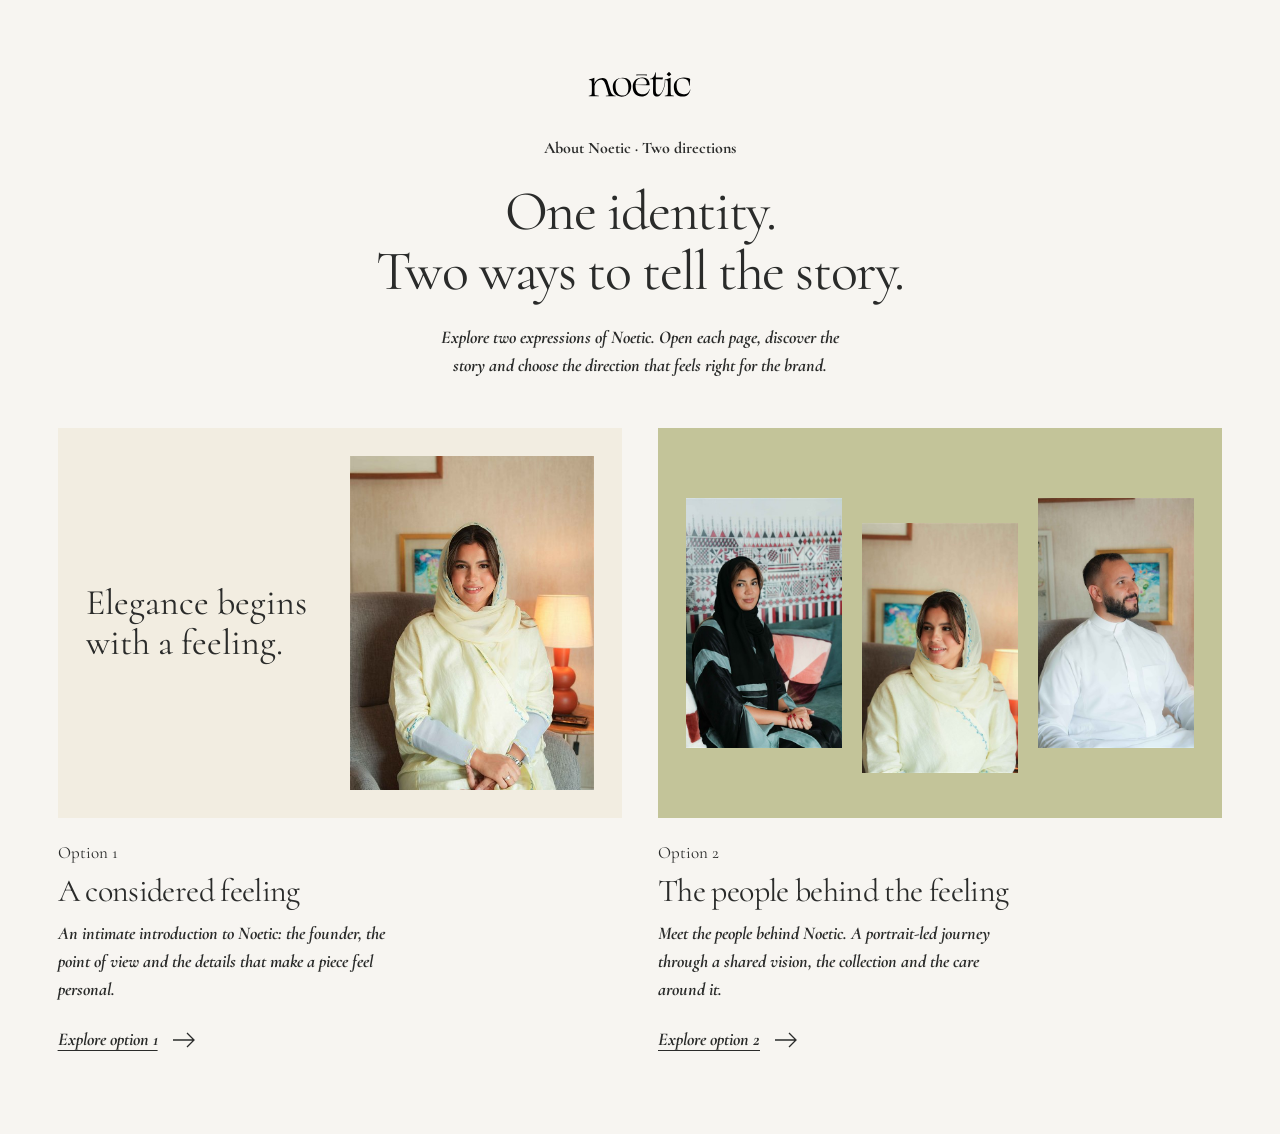
<file: docs/index.html>
<!doctype html><html lang="en"><head><meta charset="utf-8"><meta name="viewport" content="width=device-width, initial-scale=1"><meta name="robots" content="noindex, nofollow"><title>Noetic — Two About Us directions</title><meta name="description" content="Two English About Us concepts for Noetic, using the original brand typography and team portraits."><style>@font-face{font-family:Cormorant;src:url('[data-uri]') format('woff2');font-weight:400;font-style:normal;font-display:swap}
@font-face{font-family:Cormorant;src:url('[data-uri]') format('woff2');font-weight:700;font-style:normal;font-display:swap}
@font-face{font-family:Cormorant;src:url('[data-uri]') format('woff2');font-weight:700;font-style:italic;font-display:swap}
:root{--paper:#f7f5f1;--ink:#2a2b2a;--cream:#f2ede1;--olive:#c3c499;--line:#d6d3ca;--gutter:clamp(20px,4.5vw,64px);--measure:1260px;--body:18px;color-scheme:light}
*{box-sizing:border-box}html{scroll-behavior:smooth;scroll-padding-top:104px}body{margin:0;background:var(--paper);color:var(--ink);font:700 italic var(--body)/1.55 Cormorant,Georgia,serif}h1,h2,h3,p,figure{margin:0}h1,h2,h3{font-style:normal;font-weight:400;line-height:1.08;text-wrap:balance}h1{font-size:clamp(44px,5.4vw,72px);letter-spacing:-.025em}h2{font-size:clamp(32px,3.1vw,44px);letter-spacing:-.02em}h3{font-size:26px}p+p{margin-top:20px}a{color:inherit;text-underline-offset:5px;text-decoration-thickness:1px}a:hover{text-decoration-thickness:2px}button{font:inherit;color:inherit;cursor:pointer}a,button,summary{touch-action:manipulation}img{display:block;width:100%;height:auto}button,a,summary{-webkit-tap-highlight-color:transparent}button:focus-visible,a:focus-visible,summary:focus-visible{outline:2px solid var(--ink);outline-offset:5px}::selection{background:var(--olive);color:var(--ink)}:target{scroll-margin-top:104px}.wrap{max-width:calc(var(--measure) + var(--gutter)*2);margin-inline:auto;padding-inline:var(--gutter)}.section{padding-block:88px}.small{font-size:16px}.measure{max-width:62ch}.intro-label{font-style:normal;font-size:16px;display:block;margin-bottom:20px}.skip{position:fixed;left:16px;top:-100px;background:var(--ink);color:var(--paper);padding:12px 20px;z-index:100}.skip:focus{top:10px}.preview-bar{display:flex;align-items:center;justify-content:center;gap:16px;padding:7px 20px;background:var(--ink);color:var(--paper);font-size:14px;font-style:normal;min-height:36px}.preview-bar a{display:inline-flex;align-items:center;min-height:26px}.site-header{background:var(--paper);position:sticky;top:0;z-index:10;border-bottom:1px solid var(--line)}.header-inner{height:84px;display:flex;align-items:center;justify-content:space-between;gap:24px}.brand{width:104px;height:32px;overflow:hidden;display:block;flex-shrink:0}.brand img{width:104px;height:auto;filter:brightness(0);transform:translateY(-1px)}.main-nav{display:flex;gap:30px;align-items:center;font-style:normal;font-size:18px}.main-nav a{display:inline-flex;align-items:center;min-height:44px;text-decoration:none}.main-nav a:hover,.main-nav a[aria-current]{text-decoration:underline}.header-shop{font-style:normal;font-size:18px}.button{display:inline-flex;align-items:center;justify-content:center;background:var(--ink);color:var(--paper);border:2px solid var(--ink);border-radius:28px;padding:10px 28px;min-height:48px;text-decoration:none;font-size:18px;font-style:normal;font-weight:700;width:fit-content}.button:hover{background:#525352;border-color:#525352;text-decoration:none}.text-link{display:inline-flex;align-items:center;gap:14px;min-height:44px}.arrow{width:24px;height:18px;flex-shrink:0}.actions{display:flex;flex-wrap:wrap;gap:12px 24px;align-items:center;margin-top:26px}.muted{color:#58594e}.cream{background:var(--cream)}.olive{background:var(--olive)}.portrait{object-fit:cover;object-position:50% 37%}.photo-note{font-size:16px;font-style:normal;margin-top:10px}.photo-note span{font-style:italic;margin-left:10px}.section-heading{display:flex;justify-content:space-between;align-items:end;gap:36px;margin-bottom:36px}.section-heading p{max-width:41ch}.statement{max-width:880px;text-align:center;margin:auto}.statement h2{font-size:clamp(32px,3.2vw,44px)}.statement p{max-width:65ch;margin:24px auto 0}.footer{padding-block:40px;background:var(--ink);color:var(--paper)}.footer-row{display:flex;align-items:center;justify-content:space-between;gap:30px;flex-wrap:wrap}.footer .brand img{filter:none}.footer nav{display:flex;gap:28px;font-size:16px}.footer nav a{min-height:44px;display:inline-flex;align-items:center}.footer .legal{margin-top:26px;font-size:14px}.footer :focus-visible{outline-color:var(--paper)}
/* Option one: a founder-led story. */
.story-hero{display:grid;grid-template-columns:1fr 1fr;gap:8%;padding-top:48px;padding-bottom:64px;align-items:center}.hero-copy{padding-block:30px}.hero-copy h1{max-width:9ch}.hero-copy>p{max-width:41ch;margin-top:24px}.hero-portrait{position:relative;padding-left:9%}.hero-portrait .main-photo{height:590px;object-fit:cover;object-position:50% 32%}.hero-portrait .detail-inset{position:absolute;width:32%;height:205px;left:-4%;bottom:42px;border:8px solid var(--paper);object-fit:cover;object-position:47% 51%}.hero-portrait .photo-note{padding-left:4px}.identity-line{display:flex;justify-content:space-between;gap:20px;padding-top:24px;border-top:1px solid var(--line);font-style:normal;font-size:21px}.point-view{display:grid;grid-template-columns:1fr 1.12fr;gap:10%;align-items:center}.fashion-pair{display:grid;grid-template-columns:1.25fr 1fr;align-items:center;gap:20px}.fashion-pair img:first-child{height:490px;object-fit:cover}.fashion-pair img:last-child{height:315px;object-fit:cover;object-position:45% 45%}.point-copy h2{max-width:13ch}.point-copy p{margin-top:24px}.principles{display:grid;grid-template-columns:repeat(3,1fr);gap:48px;margin-top:58px}.principles h3{margin-bottom:14px}.founders-grid{display:grid;grid-template-columns:1fr 1fr;gap:9%}.founders-grid figure:nth-child(2){padding-top:84px}.founders-grid .portrait{height:520px}.founder-caption{margin-top:20px;display:flex;align-items:baseline;justify-content:space-between;gap:12px}.founder-caption h3{font-size:30px}.founder-caption p{font-size:17px}.brand-thought{font-size:clamp(32px,4vw,52px);text-align:center;max-width:24ch;margin:64px auto 0;font-weight:400;font-style:normal;line-height:1.15}.team-grid{display:grid;grid-template-columns:repeat(3,1fr);gap:28px}.team-grid img{height:390px;object-fit:cover;object-position:50% 34%}.team-grid h3{margin-top:20px}.team-grid .role{font-size:17px;margin-top:4px}.team-grid .role-note{font-size:17px;font-style:normal;font-weight:400;margin-top:14px;max-width:34ch}.faq-section{display:grid;grid-template-columns:1fr 1.35fr;gap:10%}.faq-section h2{max-width:12ch}.faq-section .intro-copy{margin-top:20px;max-width:33ch}.faq-list details{border-bottom:1px solid var(--line)}.faq-list details:first-child{border-top:1px solid var(--line)}summary{list-style:none;position:relative;min-height:68px;padding:20px 36px 20px 0;font-size:22px;font-style:normal;font-weight:400;cursor:pointer}summary::-webkit-details-marker{display:none}summary::after{content:'+';position:absolute;right:4px;top:16px;font-size:28px}details[open]>summary::after{content:'−'}.faq-list details p{font-size:18px;padding:0 30px 24px 0;max-width:60ch}.closing{display:grid;grid-template-columns:1.05fr 1fr;min-height:470px}.closing img{height:470px;object-fit:cover;object-position:50% 40%}.closing-copy{align-self:center;padding:48px clamp(24px,6vw,90px)}.closing-copy h2{max-width:13ch}.closing-copy p{margin-top:22px;max-width:36ch}
/* Option two: the people lead the page. */
.people-hero{padding-top:45px;padding-bottom:52px}.people-title{text-align:center;max-width:840px;margin:auto}.people-title .intro-label{margin-bottom:16px}.people-title h1{font-size:clamp(42px,4.6vw,64px);max-width:18ch;margin:auto}.people-title>p{max-width:60ch;margin:20px auto 0}.portrait-ribbon{display:grid;grid-template-columns:repeat(5,minmax(0,1fr));gap:20px;margin-top:44px}.portrait-ribbon figure:nth-child(even){padding-top:44px}.portrait-ribbon img{aspect-ratio:3/4;object-fit:cover;object-position:50% 37%}.portrait-ribbon figure:nth-child(3) img{object-position:50% 43%}.portrait-ribbon figcaption{padding-top:12px;font-size:20px;font-weight:400;font-style:normal;line-height:1.2}.portrait-ribbon figcaption span{display:block;font-size:16px;font-style:italic;font-weight:700;margin-top:5px}.ribbon-bottom{display:flex;justify-content:center;margin-top:22px}.people-intro{display:grid;grid-template-columns:1fr 1fr;gap:11%;align-items:center}.people-intro h2{font-size:clamp(34px,3.8vw,52px);max-width:15ch}.people-intro p{max-width:56ch}.people-founder{display:grid;grid-template-columns:1fr 1fr;gap:10%;align-items:center}.people-founder .portrait{height:560px}.people-founder h2{font-size:46px;margin-top:6px}.people-founder .founder-role{font-style:normal;font-size:20px;margin-top:8px}.people-founder .founder-body{margin-top:28px;max-width:45ch}.people-founder .mini-photo{width:154px;height:182px;object-fit:cover;margin-top:32px}.people-founder.reverse .portrait-block{order:2}.people-founder.reverse .founder-body{max-width:43ch}.brand-tabs{display:grid;grid-template-columns:1fr 1.1fr;gap:10%;align-items:start;margin-top:38px}.tab-list{display:flex;gap:24px;border-bottom:1px solid #aaa988;margin-bottom:25px}.tab-list button{padding:12px 0;font-size:24px;font-style:normal;font-weight:400;border:0;background:transparent;position:relative;min-height:52px}.tab-list button[aria-selected=true]::after{position:absolute;content:'';height:2px;background:var(--ink);inset:auto 0 -1px}.tab-panel h3{font-size:32px;margin-bottom:20px}.tab-panel p{max-width:48ch}.tab-panel .text-link{margin-top:20px}.tab-photo{height:450px;object-fit:cover;object-position:50% 31%}.people-work{display:grid;grid-template-columns:1fr 1fr;gap:8%;align-items:start}.people-work>.work-image{height:610px;object-fit:cover;object-position:50% 39%}.work-list{margin-top:28px}.work-list article{padding:22px 0;border-top:1px solid var(--line)}.work-list h3{font-size:26px}.work-list .role{font-size:17px;margin-top:3px}.work-list .description{font-size:18px;margin-top:14px;max-width:42ch}.small-portrait{float:right;width:72px;height:88px;object-fit:cover;margin-left:16px}.wardrobe{display:grid;grid-template-columns:repeat(3,1fr);gap:28px;margin-top:34px}.wardrobe a{text-decoration:none;display:block}.wardrobe img{height:360px;object-fit:cover;object-position:50% 30%}.wardrobe h3{font-size:28px;margin-top:18px;display:flex;justify-content:space-between;align-items:center}.wardrobe a:hover h3{text-decoration:underline;text-underline-offset:5px}.wardrobe p{font-size:17px;margin-top:8px}.quiet-help{text-align:center;padding-block:70px}.quiet-help h2{font-size:38px}.quiet-help p{max-width:56ch;margin:20px auto}.quiet-help .actions{justify-content:center}
/* The local comparison entrance. */
.chooser{padding-block:64px}.chooser .chooser-intro{max-width:680px;text-align:center;margin:auto}.chooser h1{font-size:56px}.chooser-intro p{margin-top:22px}.option-grid{display:grid;grid-template-columns:1fr 1fr;gap:36px;margin-top:48px}.option-card{display:block;text-decoration:none}.option-image{height:390px;position:relative;overflow:hidden;background:var(--cream);display:grid;grid-template-columns:1fr 1fr;padding:28px;gap:20px}.option-image p{font-style:normal;font-weight:400;font-size:36px;line-height:1.1;align-self:center}.option-image>img{height:334px;object-fit:cover;object-position:50% 33%}.option-image.people-thumb{background:var(--olive);grid-template-columns:repeat(3,1fr);align-items:center}.people-thumb>img{height:250px}.people-thumb>img:nth-child(2){transform:translateY(25px)}.option-card h2{font-size:32px;margin-top:24px}.option-card>p{margin-top:12px;max-width:45ch}.option-card .text-link{margin-top:8px;text-decoration:underline}.review-note{text-align:center;font-size:16px;max-width:70ch;margin:48px auto 0}.chooser .brand{margin:0 auto 40px}
@media(min-width:1600px){.story-hero{gap:10%}.hero-portrait .main-photo{height:640px}}
@media(max-width:1000px){.main-nav{gap:20px}.hero-portrait .main-photo{height:530px}.hero-portrait .detail-inset{height:170px;width:36%}.story-hero{gap:5%}.section{padding-block:64px}.point-view{gap:6%}.fashion-pair{gap:12px}.fashion-pair img:first-child{height:390px}.fashion-pair img:last-child{height:260px}.founders-grid .portrait{height:430px}.team-grid img{height:310px}.principles{gap:28px}.portrait-ribbon{gap:12px}.portrait-ribbon figcaption{font-size:18px}.people-founder .portrait{height:480px}.people-work>.work-image{height:550px}.tab-list{gap:16px}.tab-list button{font-size:22px}}
@media(max-width:700px){:root{--gutter:20px}html{scroll-padding-top:88px}.header-inner{height:72px;gap:16px}.brand{width:88px;height:29px}.brand img{width:88px}.main-nav{gap:16px;font-size:16px}.main-nav .desktop-nav{display:none}.header-shop{font-size:16px}.preview-bar{font-size:13px;gap:12px}.story-hero{padding-top:28px;padding-bottom:36px;grid-template-columns:1fr;gap:28px}.hero-copy{padding:8px 0 0}.hero-copy h1{font-size:50px;max-width:12ch}.hero-copy>p{margin-top:18px;max-width:43ch}.intro-label{margin-bottom:14px}.hero-portrait{padding-left:8%;padding-right:3%}.hero-portrait .main-photo{height:450px;object-position:50% 31%}.hero-portrait .detail-inset{height:160px;left:0;bottom:40px;width:29%;border-width:5px}.identity-line{font-size:17px;gap:8px;padding-top:20px}.section{padding-block:52px}.statement h2{font-size:34px}.point-view{grid-template-columns:1fr;gap:32px}.fashion-pair{max-width:540px}.fashion-pair img:first-child{height:360px}.fashion-pair img:last-child{height:260px}.point-copy h2{max-width:17ch}.point-copy p{margin-top:18px}.principles{grid-template-columns:1fr;gap:28px;margin-top:36px}.principles article{max-width:54ch}.principles h3{margin-bottom:10px}.section-heading{display:block;margin-bottom:28px}.section-heading p{margin-top:18px;max-width:55ch}.founders-grid{gap:22px}.founders-grid figure:nth-child(2){padding-top:48px}.founders-grid .portrait{height:290px}.founder-caption{display:block;margin-top:14px}.founder-caption h3{font-size:25px}.founder-caption p{font-size:16px;margin-top:6px}.brand-thought{font-size:34px;margin-top:40px}.team-grid{grid-template-columns:1fr;gap:36px}.team-grid figure{display:grid;grid-template-columns:1fr 1fr;gap:20px;align-items:center}.team-grid img{height:260px}.team-grid h3{font-size:28px;margin-top:0}.team-grid .role-note{font-size:17px}.faq-section{grid-template-columns:1fr;gap:32px}.faq-section h2{max-width:none}.faq-section .intro-copy{max-width:50ch}.closing{grid-template-columns:1fr}.closing img{height:400px}.closing-copy{padding:40px 24px}.closing-copy h2{max-width:18ch}.people-hero{padding-top:32px;padding-bottom:38px}.people-title h1{font-size:44px;max-width:15ch}.people-title>p{max-width:36ch}.portrait-ribbon{grid-template-columns:repeat(6,minmax(0,1fr));gap:22px 14px;margin-top:30px}.portrait-ribbon figure{grid-column:span 2}.portrait-ribbon figure:first-child{grid-column:1/4;padding-left:12%}.portrait-ribbon figure:nth-child(2){grid-column:4/7;padding-right:12%;padding-top:25px}.portrait-ribbon figure:nth-child(even){padding-top:0}.portrait-ribbon figure:nth-child(2){padding-top:25px}.portrait-ribbon figure:nth-child(4){padding-top:20px}.portrait-ribbon figcaption{font-size:20px}.portrait-ribbon figure:nth-child(n+3) figcaption{font-size:17px}.portrait-ribbon figcaption span{font-size:15px}.ribbon-bottom{margin-top:26px}.people-intro{grid-template-columns:1fr;gap:24px}.people-intro h2{font-size:38px;max-width:16ch}.people-founder{grid-template-columns:1fr;gap:28px}.people-founder .portrait{height:440px;object-position:50% 31%}.people-founder h2{font-size:40px}.people-founder .founder-body{margin-top:22px;max-width:60ch}.people-founder.reverse .portrait-block{order:0}.people-founder .mini-photo{display:none}.brand-tabs{grid-template-columns:1fr;gap:30px;margin-top:24px}.tab-list{gap:24px;margin-bottom:24px}.tab-list button{font-size:24px}.tab-photo{height:380px;max-width:520px}.people-work{grid-template-columns:1fr;gap:32px}.people-work>.work-image{height:400px;object-position:50% 34%}.work-list .description{max-width:54ch}.wardrobe{gap:14px;grid-template-columns:1fr 1fr}.wardrobe a:last-child{grid-column:1/3;display:grid;grid-template-columns:1fr 1fr;gap:20px;align-items:center}.wardrobe img{height:275px}.wardrobe a:last-child img{height:260px}.wardrobe h3{font-size:25px}.wardrobe h3 .arrow{width:19px}.wardrobe p{font-size:17px}.quiet-help{padding-block:52px}.quiet-help h2{font-size:34px}.footer-row{align-items:start;gap:20px}.footer nav{gap:16px;flex-wrap:wrap}.option-grid{grid-template-columns:1fr;gap:42px}.chooser{padding-block:40px}.chooser h1{font-size:42px}.option-image{height:320px;padding:20px}.option-image>img{height:280px}.option-image.people-thumb>img{height:230px}.option-image p{font-size:30px}}
@media(max-width:370px){.main-nav{gap:10px}.header-inner{gap:10px}.header-shop{font-size:15px}.hero-copy h1{font-size:44px}.hero-portrait .main-photo{height:390px}.hero-portrait .detail-inset{height:145px}.identity-line{font-size:16px}.founders-grid{gap:16px}.founders-grid .portrait{height:245px}.founder-caption h3{font-size:22px}.team-grid figure{grid-template-columns:1fr}.team-grid img{height:340px}.tab-list{gap:20px}.tab-list button{font-size:22px}.portrait-ribbon figcaption{font-size:18px}.portrait-ribbon figure:nth-child(n+3) figcaption{font-size:16px}.portrait-ribbon figcaption span{font-size:14px}.wardrobe img{height:235px}.wardrobe h3{font-size:23px}.wardrobe a:last-child img{height:240px}}
@media(prefers-reduced-motion:reduce){html{scroll-behavior:auto}*,*::before,*::after{animation:none!important;transition:none!important}}

/* Final responsive refinements, preserving the live logo artwork. */
.brand{height:27px}.hero-copy>p{max-width:46ch}.tab-list{display:none}.js-tabs .tab-list{display:flex}.tab-panel:focus-visible{outline:2px solid var(--ink);outline-offset:6px}@media(max-width:700px){.brand{height:23px}.preview-bar .variant-name,.shop-brand{display:none}.header-inner{gap:20px}.main-nav{gap:20px}.header-shop{white-space:nowrap}.preview-bar{min-height:38px}}
html{scroll-behavior:auto;scroll-padding-top:96px}:target{scroll-margin-top:0}.founder-body h3{margin-bottom:18px}.tab-panel[hidden]{display:none}@media(max-width:700px){html{scroll-padding-top:84px}}
</style><style>/* Customer presentation: retain Noetic's two complete visual directions. */
html{scroll-padding-top:16px}
.preview-bar{background:var(--cream);color:var(--ink);font-size:16px;gap:24px;min-height:48px;padding:0 20px;border-bottom:1px solid var(--line)}
.preview-bar>a,.preview-bar>span{display:inline-flex;justify-content:center;align-items:center;min-width:44px;min-height:44px;font:400 16px/1.2 Cormorant,Georgia,serif}
.preview-bar>span{border-bottom:1px solid var(--ink)}
.presentation-next{display:flex;flex-wrap:wrap;align-items:center;gap:12px 32px;border-top:1px solid var(--line);margin-top:28px;padding-top:16px;font-style:normal;font-size:18px}
.presentation-next a{display:inline-flex;align-items:center;gap:12px;min-height:44px}
.option-number{display:block;font-style:normal;font-weight:400;font-size:17px;margin-top:22px}
.option-card h2{margin-top:8px}
.option-card .text-link{min-height:44px;margin-top:14px}
.option-card:focus-visible{outline:2px solid var(--ink);outline-offset:8px}
.chooser{padding-bottom:72px}
.chooser-intro>p{max-width:51ch;margin-inline:auto}
.chooser .brand{height:44px;margin-bottom:28px}
.chooser .brand img{clip-path:inset(0 0 calc(100% - 27px) 0);transform:translateY(8px)}
@media(max-width:700px){
  .preview-bar{gap:20px;padding-inline:20px;min-height:48px}
  .chooser{padding-block:32px 56px}
  .chooser h1{font-size:42px;max-width:14ch;margin-inline:auto}
  .chooser-intro>p{margin-top:18px}
  .option-grid{margin-top:36px;gap:44px}
  .option-card h2{font-size:32px}
  .option-image{height:300px;gap:16px}
  .option-image>img{height:260px}
  .option-image.people-thumb{gap:12px}
  .option-image.people-thumb>img{height:216px}
  .presentation-next{gap:12px 28px}
}
@media(max-width:370px){
  .preview-bar{gap:12px}
  .chooser h1{font-size:38px}
  .option-image{height:270px;padding:16px;gap:12px}
  .option-image>img{height:238px}
  .option-image p{font-size:27px}
  .option-image.people-thumb{gap:10px}
  .option-image.people-thumb>img{height:194px}
}
</style></head><body><main class="wrap chooser"><a class="brand" href="https://noetic.sa/en" aria-label="Noetic home"><img data-inline-asset="assets/logo.svg" src="[data-uri]" alt="Noetic" width="104" height="65"></a><div class="chooser-intro"><span class="intro-label">About Noetic · Two directions</span><h1>One identity.<br>Two ways to tell the story.</h1><p>Explore two expressions of Noetic. Open each page, discover the story and choose the direction that feels right for the brand.</p></div><div class="option-grid"><a class="option-card" href="option-1.html"><div class="option-image"><p>Elegance begins with a feeling.</p><img data-inline-asset="assets/DSC00420-480.jpg" src="[data-uri]" alt="Renad Nagro, founder of Noetic" width="480" height="720"></div><span class="option-number">Option 1</span><h2>A considered feeling</h2><p>An intimate introduction to Noetic: the founder, the point of view and the details that make a piece feel personal.</p><span class="text-link">Explore option 1 <svg class="arrow" viewBox="0 0 24 18" fill="none" aria-hidden="true"><path d="M1 9h21m-7-7 7 7-7 7" stroke="currentColor" stroke-width="1.3"/></svg></span></a><a class="option-card" href="option-2.html"><div class="option-image people-thumb"><img data-inline-asset="assets/DSC00473-480.jpg" src="[data-uri]" alt="Sara Nagro, Creative" width="480" height="720"><img data-inline-asset="assets/DSC00422-480.jpg" src="[data-uri]" alt="Renad Nagro, Founder" width="480" height="720"><img data-inline-asset="assets/DSC00398-480.jpg" src="[data-uri]" alt="Ibrahim Mousli, Co-founder" width="480" height="720"></div><span class="option-number">Option 2</span><h2>The people behind the feeling</h2><p>Meet the people behind Noetic. A portrait-led journey through a shared vision, the collection and the care around it.</p><span class="text-link">Explore option 2 <svg class="arrow" viewBox="0 0 24 18" fill="none" aria-hidden="true"><path d="M1 9h21m-7-7 7 7-7 7" stroke="currentColor" stroke-width="1.3"/></svg></span></a></div></main></body></html>
</file>
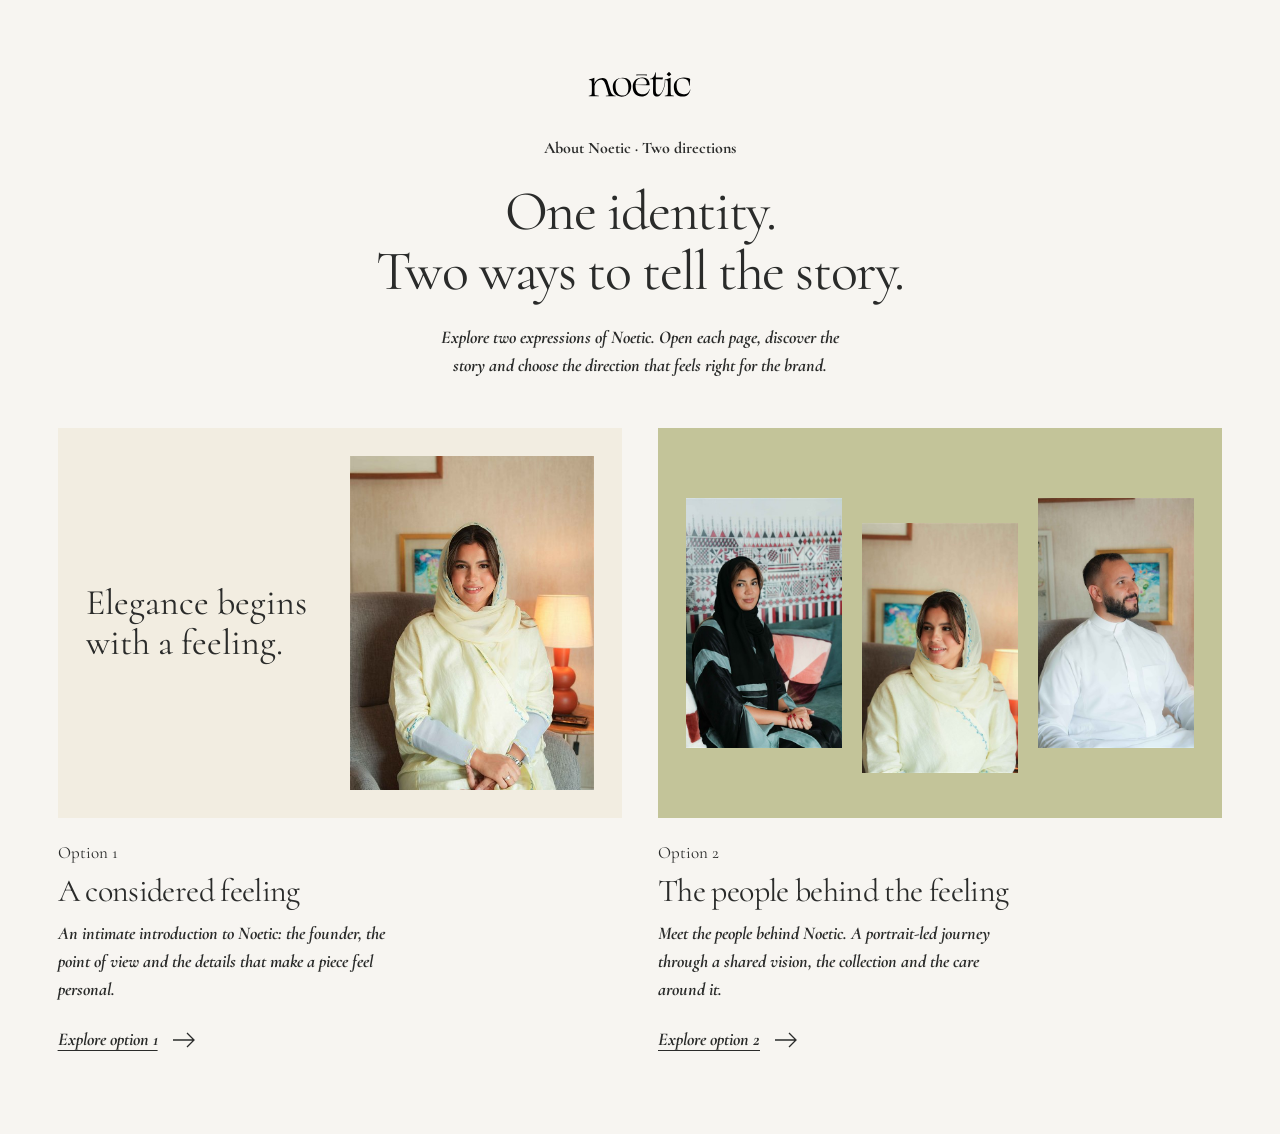
<file: source/index.html>
<!doctype html><html lang="en"><head><meta charset="utf-8"><meta name="viewport" content="width=device-width, initial-scale=1"><meta name="robots" content="noindex, nofollow"><title>Noetic — Two About Us directions</title><meta name="description" content="Two English About Us concepts for Noetic, using the original brand typography and team portraits."><link rel="stylesheet" href="styles.css"><link rel="stylesheet" href="presentation.css"></head><body><main class="wrap chooser"><a class="brand" href="https://noetic.sa/en" aria-label="Noetic home"><img src="assets/logo.svg" alt="Noetic" width="104" height="65"></a><div class="chooser-intro"><span class="intro-label">About Noetic · Two directions</span><h1>One identity.<br>Two ways to tell the story.</h1><p>Explore two expressions of Noetic. Open each page, discover the story and choose the direction that feels right for the brand.</p></div><div class="option-grid"><a class="option-card" href="option-1.html"><div class="option-image"><p>Elegance begins with a feeling.</p><img src="assets/DSC00420-480.jpg" alt="Renad Nagro, founder of Noetic" width="480" height="720"></div><span class="option-number">Option 1</span><h2>A considered feeling</h2><p>An intimate introduction to Noetic: the founder, the point of view and the details that make a piece feel personal.</p><span class="text-link">Explore option 1 <svg class="arrow" viewBox="0 0 24 18" fill="none" aria-hidden="true"><path d="M1 9h21m-7-7 7 7-7 7" stroke="currentColor" stroke-width="1.3"/></svg></span></a><a class="option-card" href="option-2.html"><div class="option-image people-thumb"><img src="assets/DSC00473-480.jpg" alt="Sara Nagro, Creative" width="480" height="720"><img src="assets/DSC00422-480.jpg" alt="Renad Nagro, Founder" width="480" height="720"><img src="assets/DSC00398-480.jpg" alt="Ibrahim Mousli, Co-founder" width="480" height="720"></div><span class="option-number">Option 2</span><h2>The people behind the feeling</h2><p>Meet the people behind Noetic. A portrait-led journey through a shared vision, the collection and the care around it.</p><span class="text-link">Explore option 2 <svg class="arrow" viewBox="0 0 24 18" fill="none" aria-hidden="true"><path d="M1 9h21m-7-7 7 7-7 7" stroke="currentColor" stroke-width="1.3"/></svg></span></a></div></main></body></html>
</file>
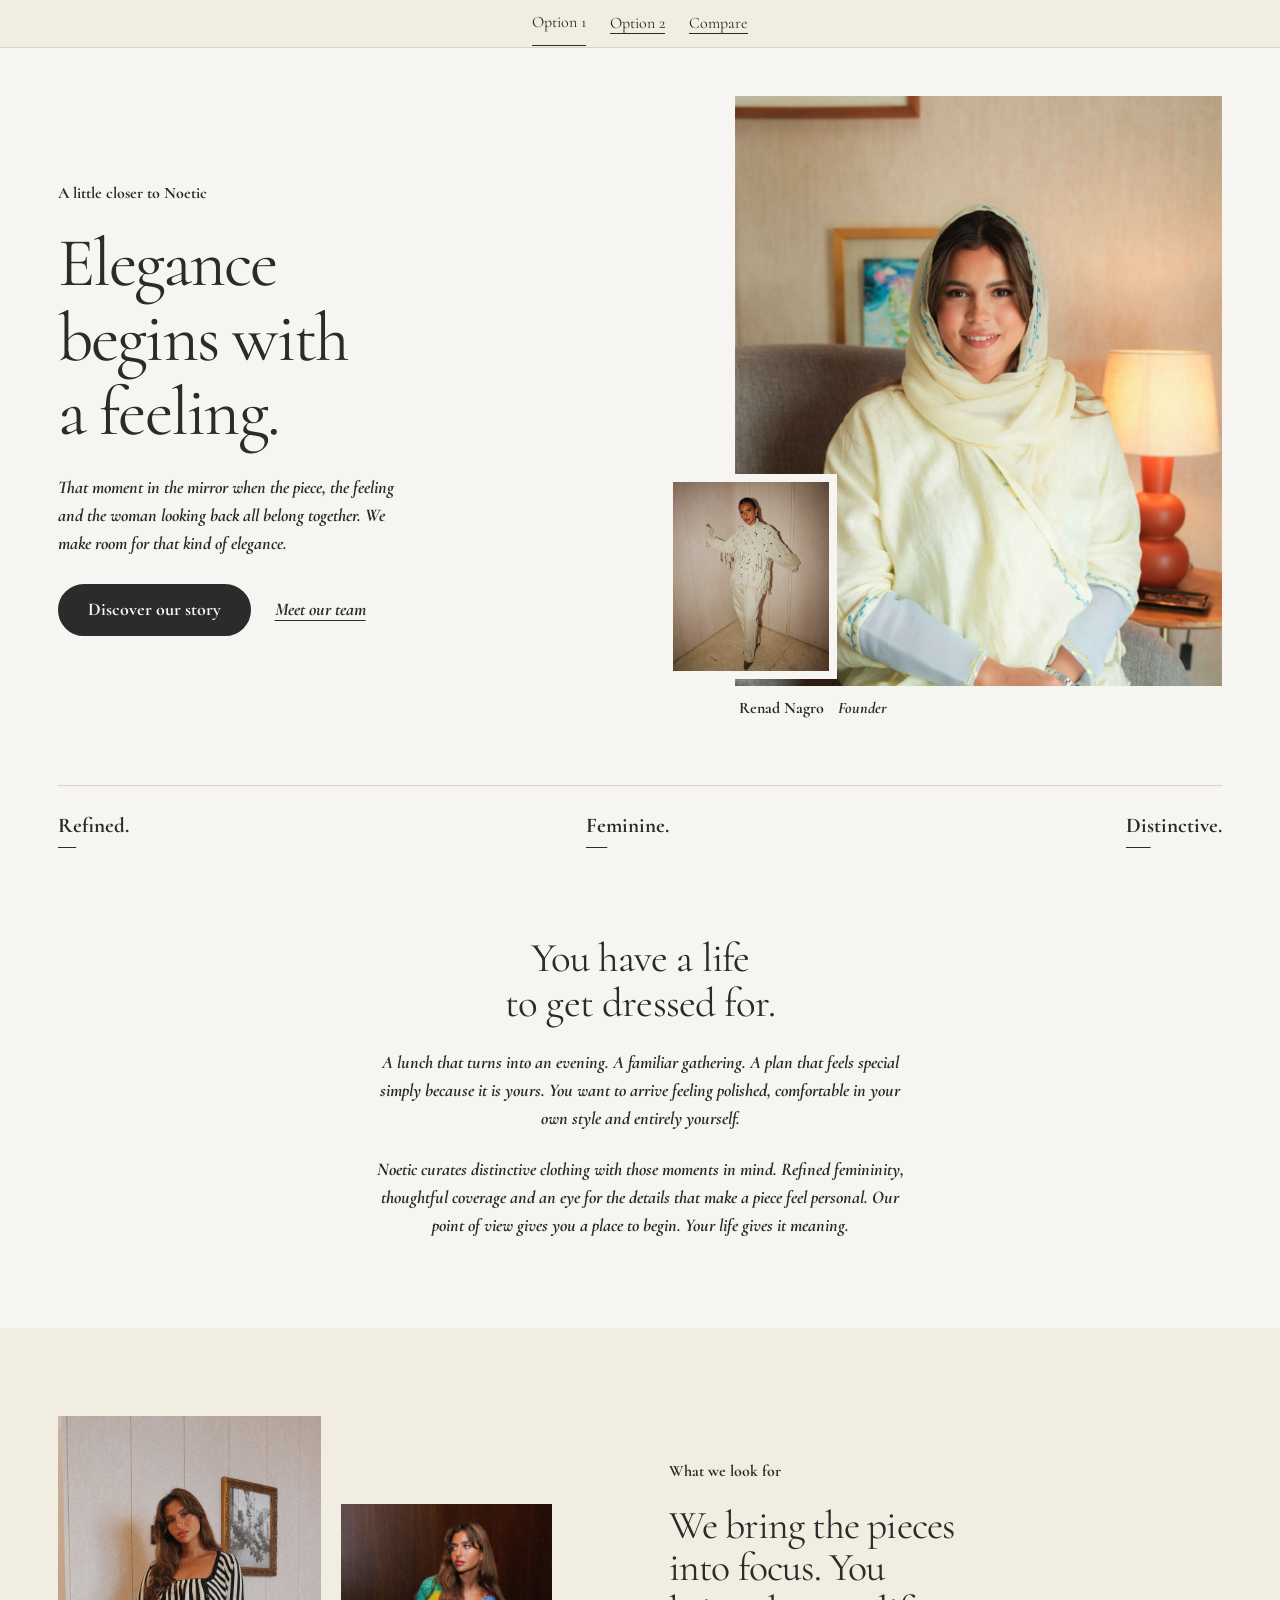
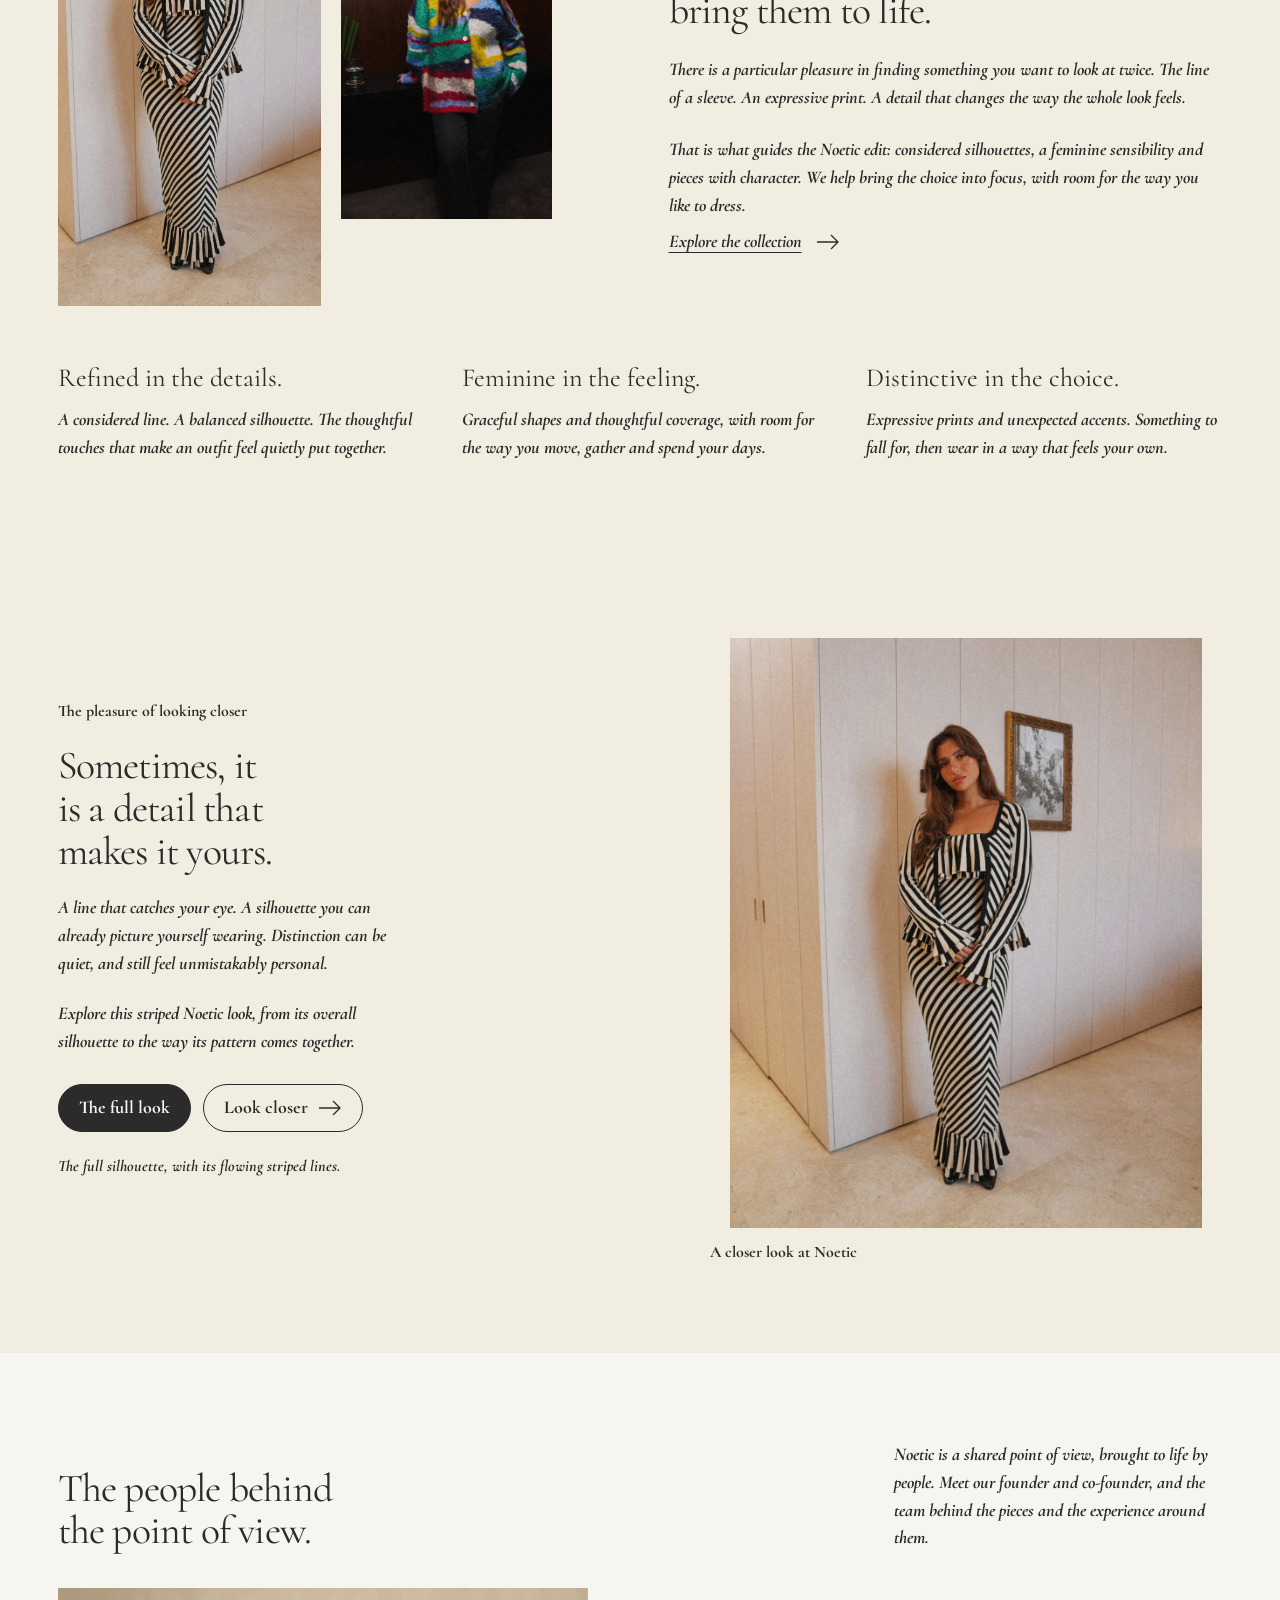
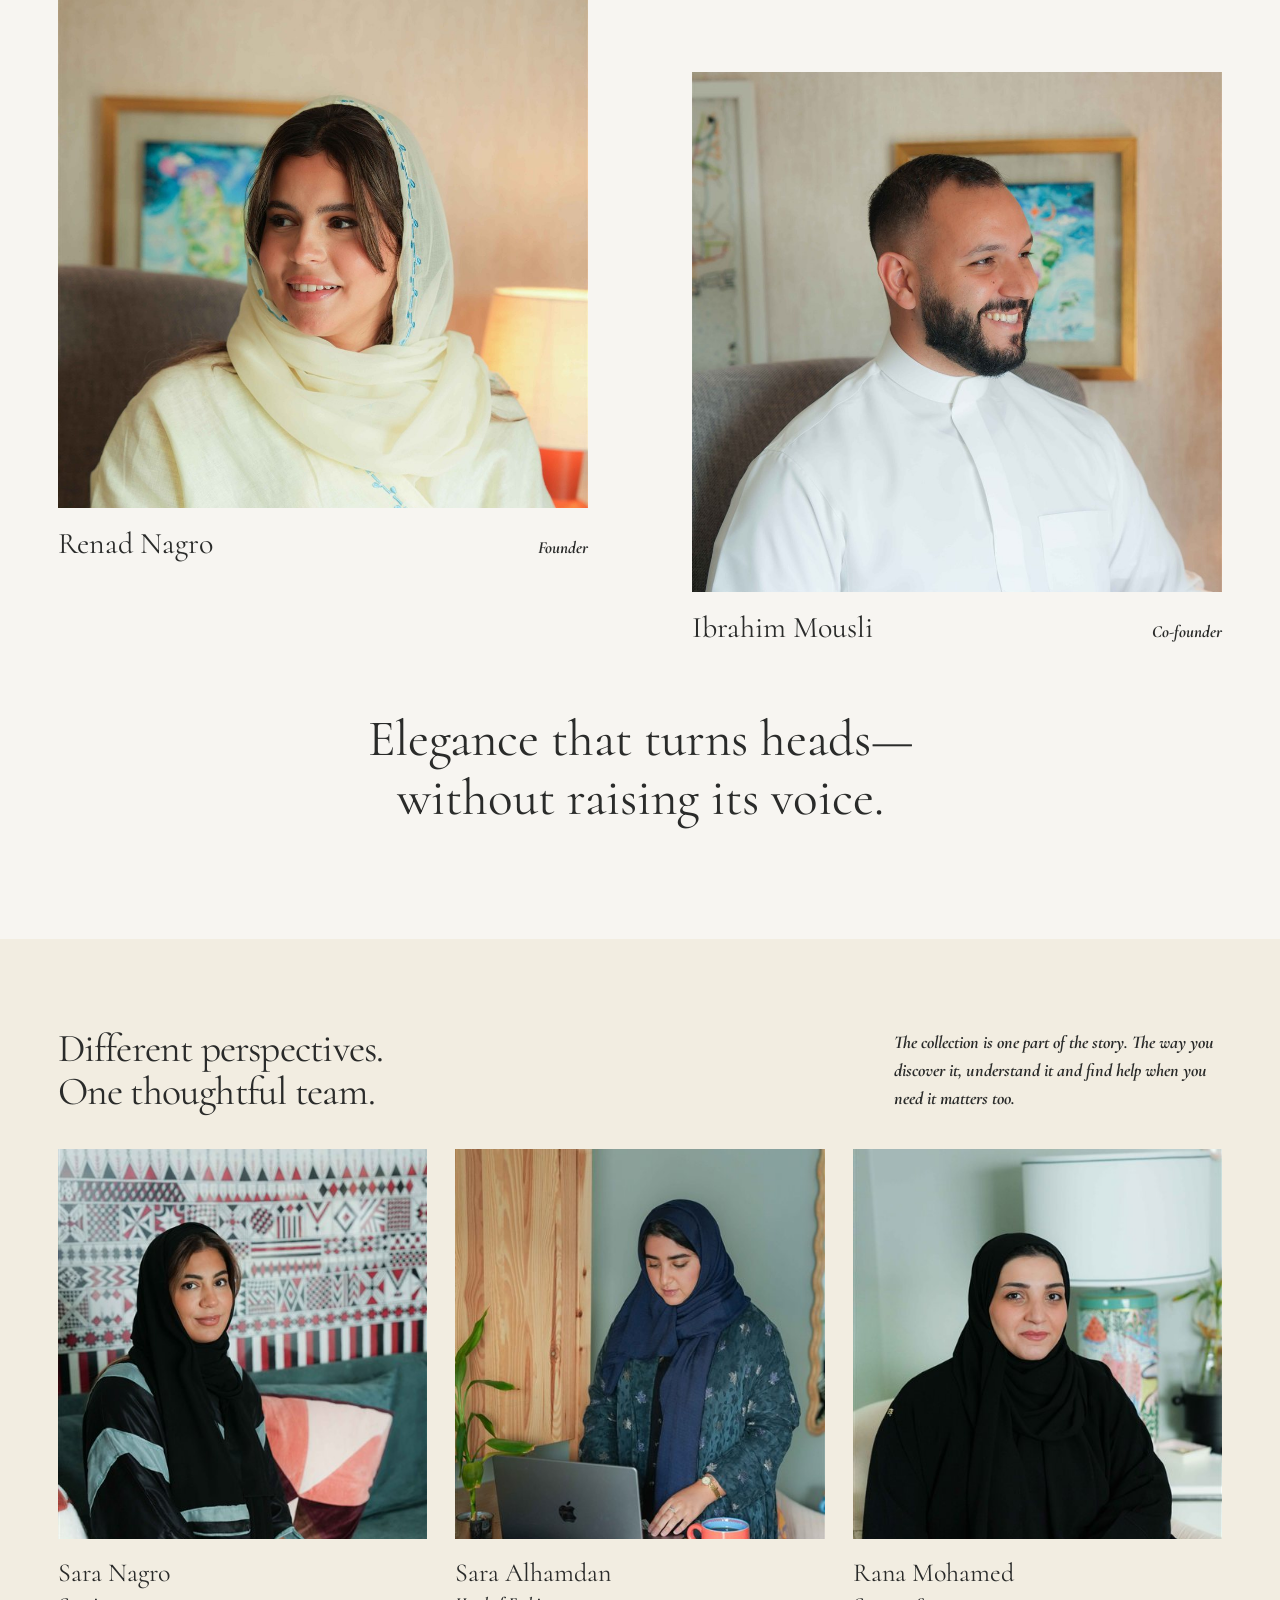
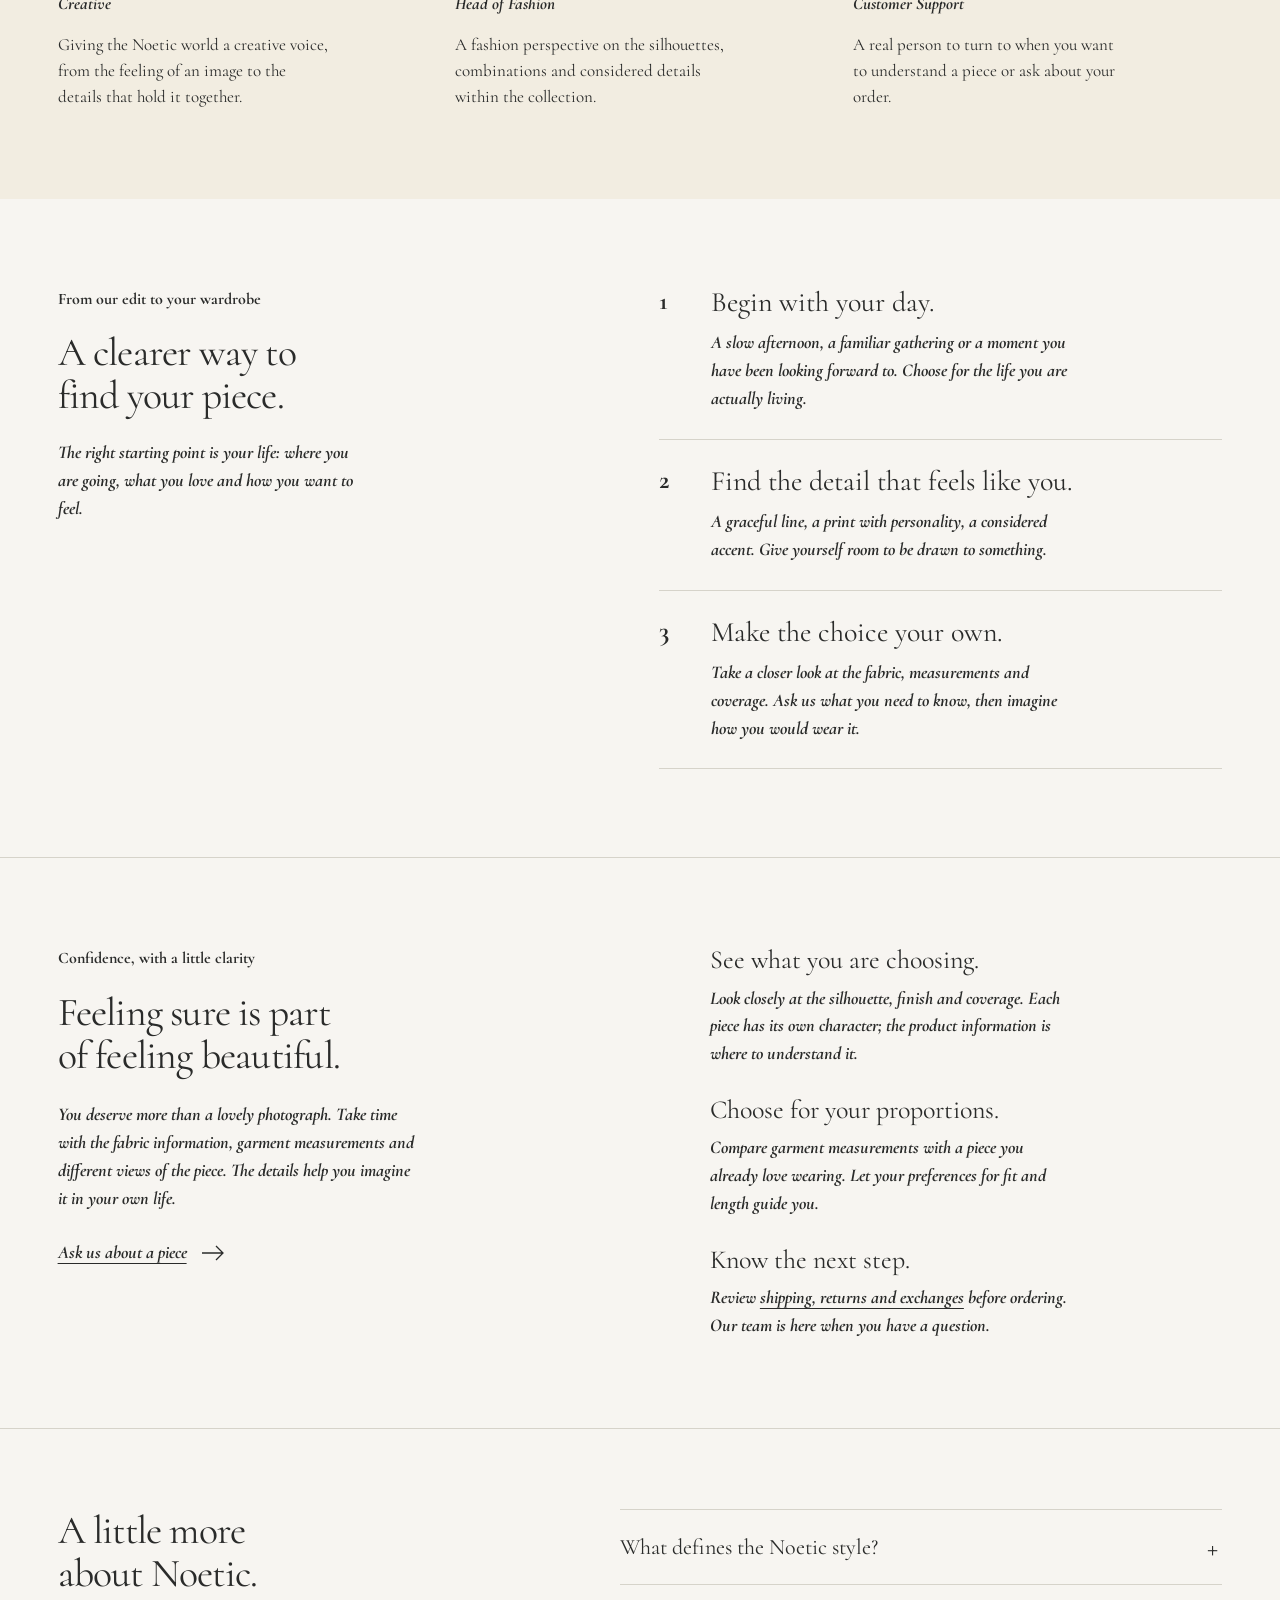
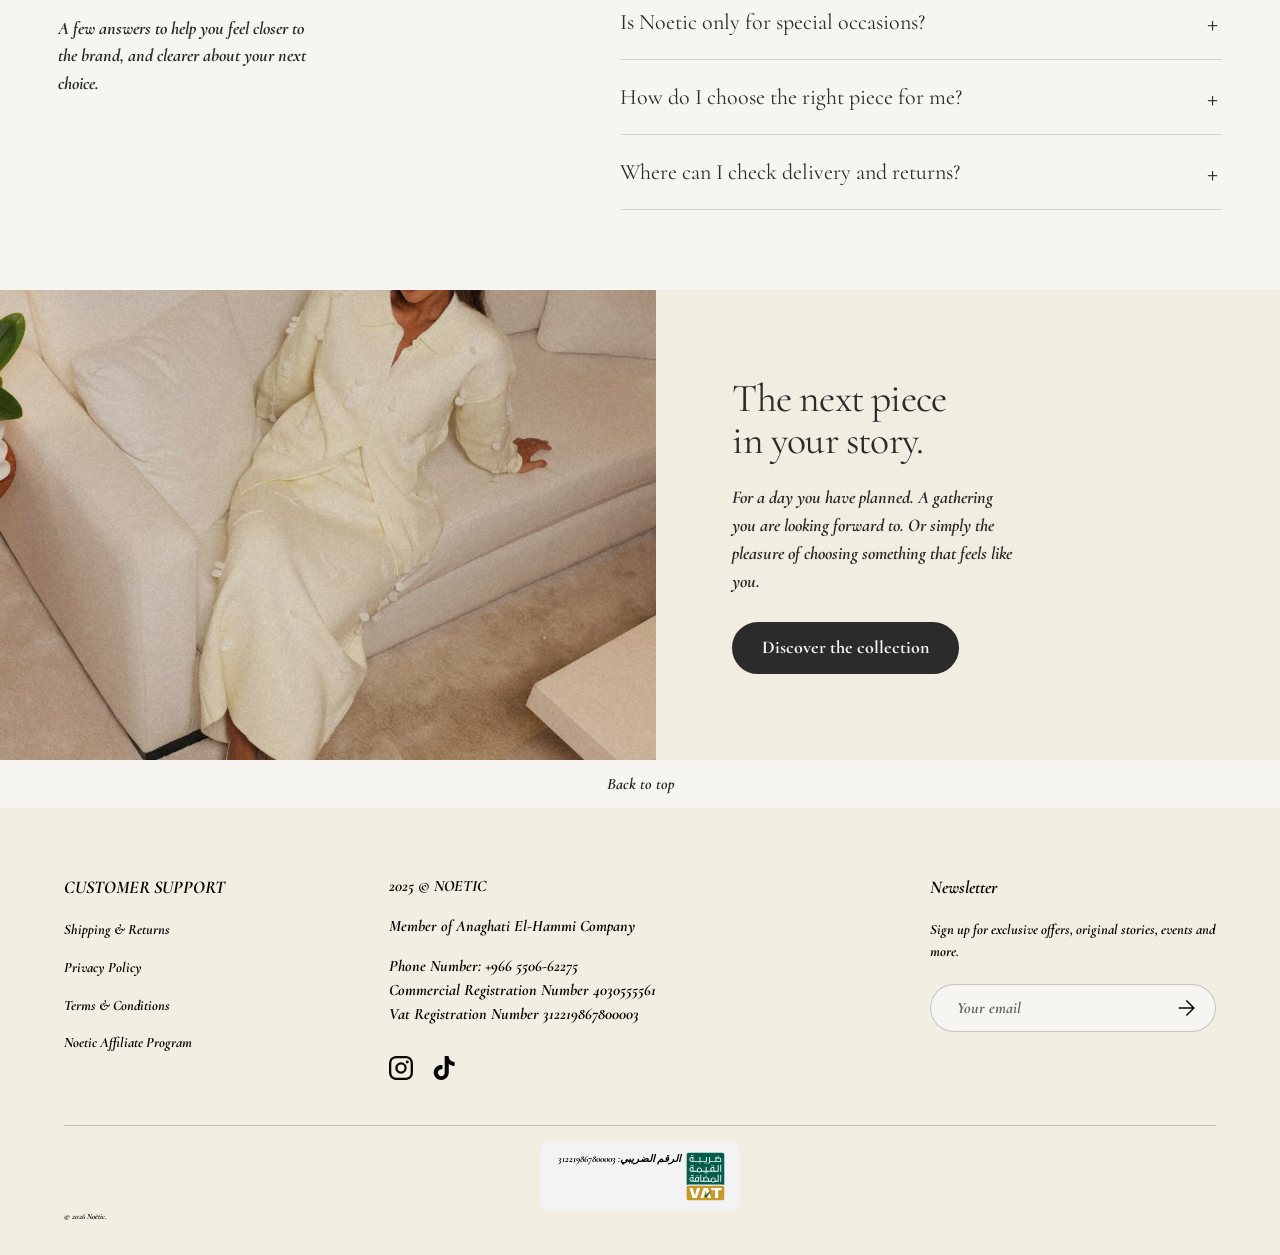
<file: source/option-1.html>
<!doctype html>
<html lang="en"><head><meta charset="utf-8"><meta name="viewport" content="width=device-width, initial-scale=1"><meta name="robots" content="noindex, nofollow"><meta name="description" content="Meet the people and the point of view behind Noetic. Refined, feminine, distinctive clothing for the life you lead."><title>Our story — Noetic | A considered feeling</title><link rel="preload" href="assets/cormorant-regular.woff2" as="font" type="font/woff2" crossorigin><link rel="stylesheet" href="styles.css"><link rel="stylesheet" href="experience.css"><script src="experience.js" defer></script><link rel="stylesheet" href="presentation.css"><link rel="stylesheet" href="store-footer.css"><script src="footer.js" defer></script></head>
<body class="feeling-page"><a class="skip" href="#main">Skip to content</a><nav class="preview-bar" aria-label="Design options"><span aria-current="page">Option 1</span><a href="option-2.html">Option 2</a><a href="index.html">Compare</a></nav>

<main id="main"><section class="wrap story-hero" aria-labelledby="hero-title"><div class="hero-copy"><span class="intro-label">A little closer to Noetic</span><h1 id="hero-title">Elegance begins with a feeling.</h1><p>That moment in the mirror when the piece, the feeling and the woman looking back all belong together. We make room for that kind of elegance.</p><div class="actions"><a class="button" href="#story">Discover our story</a><a class="text-link" href="#people">Meet our team</a></div></div><figure class="hero-portrait"><img class="main-photo portrait" src="assets/DSC00420-1000.jpg" srcset="assets/DSC00420-480.jpg 480w, assets/DSC00420-1000.jpg 1000w" sizes="(max-width:700px) 90vw, 40vw" alt="Renad Nagro, founder of Noetic, seated in a pale yellow outfit" width="1000" height="1500" fetchpriority="high"><img class="detail-inset" src="assets/detail-look.jpg" alt="Embellished ivory knitwear from the Noetic collection" width="1080" height="1350"><figcaption class="photo-note">Renad Nagro <span>Founder</span></figcaption></figure></section>
<div class="wrap"><div class="identity-line" aria-label="Noetic identity"><span>Refined.</span><span>Feminine.</span><span>Distinctive.</span></div></div>
<section id="story" class="section wrap"><div class="statement"><h2>You have a life<br>to get dressed for.</h2><p>A lunch that turns into an evening. A familiar gathering. A plan that feels special simply because it is yours. You want to arrive feeling polished, comfortable in your own style and entirely yourself.</p><p>Noetic curates distinctive clothing with those moments in mind. Refined femininity, thoughtful coverage and an eye for the details that make a piece feel personal. Our point of view gives you a place to begin. Your life gives it meaning.</p></div></section>
<section id="approach" class="cream"><div class="wrap section"><div class="point-view"><div class="fashion-pair"><img src="assets/stripe-look.jpg" alt="Noetic striped knit cardigan and long dress styled together" width="1080" height="1350" loading="lazy"><img src="assets/colour-look.jpg" alt="Colourful Noetic cardigan with an expressive knit pattern" width="1080" height="1350" loading="lazy"></div><div class="point-copy"><span class="intro-label">What we look for</span><h2>We bring the pieces into focus. You bring them to life.</h2><p>There is a particular pleasure in finding something you want to look at twice. The line of a sleeve. An expressive print. A detail that changes the way the whole look feels.</p><p>That is what guides the Noetic edit: considered silhouettes, a feminine sensibility and pieces with character. We help bring the choice into focus, with room for the way you like to dress.</p><a class="text-link" href="https://noetic.sa/en/collections/all">Explore the collection <svg class="arrow" viewBox="0 0 24 18" fill="none" aria-hidden="true"><path d="M1 9h21m-7-7 7 7-7 7" stroke="currentColor" stroke-width="1.3"/></svg></a></div></div><div class="principles"><article><h3>Refined in the details.</h3><p>A considered line. A balanced silhouette. The thoughtful touches that make an outfit feel quietly put together.</p></article><article><h3>Feminine in the feeling.</h3><p>Graceful shapes and thoughtful coverage, with room for the way you move, gather and spend your days.</p></article><article><h3>Distinctive in the choice.</h3><p>Expressive prints and unexpected accents. Something to fall for, then wear in a way that feels your own.</p></article></div></div></section>
<section class="cream detail-story" id="closer"><div class="section wrap detail-layout"><div class="detail-copy"><span class="intro-label">The pleasure of looking closer</span><h2>Sometimes, it is a detail that makes it yours.</h2><p>A line that catches your eye. A silhouette you can already picture yourself wearing. Distinction can be quiet, and still feel unmistakably personal.</p><p>Explore this striped Noetic look, from its overall silhouette to the way its pattern comes together.</p><div class="detail-controls" aria-label="Choose a view of the striped outfit" hidden><button type="button" data-detail="full" aria-pressed="true">The full look</button><button type="button" data-detail="close" aria-pressed="false">Look closer <svg class="arrow" viewBox="0 0 24 18" fill="none" aria-hidden="true"><path d="M1 9h21m-7-7 7 7-7 7" stroke="currentColor" stroke-width="1.3"/></svg></button></div><p class="detail-caption" id="detail-caption">The full silhouette, with its flowing striped lines.</p></div><figure class="detail-figure"><div class="detail-window"><img id="detail-photo" src="assets/stripe-look.jpg" width="1080" height="1350" alt="Striped Noetic cardigan and long dress, shown as a complete outfit" loading="lazy"></div><figcaption>A closer look at Noetic</figcaption></figure></div></section><section id="people" class="section wrap"><div class="section-heading"><h2>The people behind<br>the point of view.</h2><p>Noetic is a shared point of view, brought to life by people. Meet our founder and co-founder, and the team behind the pieces and the experience around them.</p></div><div class="founders-grid"><figure><img class="portrait" src="assets/DSC00422-1000.jpg" srcset="assets/DSC00422-480.jpg 480w, assets/DSC00422-1000.jpg 1000w" sizes="(max-width:700px) 44vw, 42vw" width="1000" height="1500" alt="Renad Nagro, Founder" loading="lazy"><figcaption class="founder-caption"><h3>Renad Nagro</h3><p>Founder</p></figcaption></figure><figure><img class="portrait" src="assets/DSC00397-1000.jpg" srcset="assets/DSC00397-480.jpg 480w, assets/DSC00397-1000.jpg 1000w" sizes="(max-width:700px) 44vw, 42vw" width="1000" height="1500" alt="Ibrahim Mousli, Co-founder" loading="lazy"><figcaption class="founder-caption"><h3>Ibrahim Mousli</h3><p>Co-founder</p></figcaption></figure></div><p class="brand-thought">Elegance that turns heads—without raising its voice.</p></section>
<section class="cream" id="team"><div class="section wrap"><div class="section-heading"><h2>Different perspectives.<br>One thoughtful team.</h2><p>The collection is one part of the story. The way you discover it, understand it and find help when you need it matters too.</p></div><div class="team-grid"><figure><img src="assets/DSC00473-480.jpg" width="480" height="720" alt="Sara Nagro, Creative" loading="lazy"><figcaption><h3>Sara Nagro</h3><p class="role">Creative</p><p class="role-note">Giving the Noetic world a creative voice, from the feeling of an image to the details that hold it together.</p></figcaption></figure><figure><img src="assets/DSC00469-480.jpg" width="480" height="720" alt="Sara Alhamdan, Head of Fashion, working at her laptop" loading="lazy"><figcaption><h3>Sara Alhamdan</h3><p class="role">Head of Fashion</p><p class="role-note">A fashion perspective on the silhouettes, combinations and considered details within the collection.</p></figcaption></figure><figure><img src="assets/DSC00519-480.jpg" width="480" height="720" alt="Rana Mohamed, Customer Support" loading="lazy"><figcaption><h3>Rana Mohamed</h3><p class="role">Customer Support</p><p class="role-note">A real person to turn to when you want to understand a piece or ask about your order.</p></figcaption></figure></div></div></section>
<section class="section wrap choosing" id="your-choice"><div class="choosing-heading"><span class="intro-label">From our edit to your wardrobe</span><h2>A clearer way to find your piece.</h2><p>The right starting point is your life: where you are going, what you love and how you want to feel.</p></div><ol class="choice-steps"><li><span class="step-number" aria-hidden="true">1</span><div><h3>Begin with your day.</h3><p>A slow afternoon, a familiar gathering or a moment you have been looking forward to. Choose for the life you are actually living.</p></div></li><li><span class="step-number" aria-hidden="true">2</span><div><h3>Find the detail that feels like you.</h3><p>A graceful line, a print with personality, a considered accent. Give yourself room to be drawn to something.</p></div></li><li><span class="step-number" aria-hidden="true">3</span><div><h3>Make the choice your own.</h3><p>Take a closer look at the fabric, measurements and coverage. Ask us what you need to know, then imagine how you would wear it.</p></div></li></ol></section><section class="section wrap reassurance" id="confidence"><div><span class="intro-label">Confidence, with a little clarity</span><h2>Feeling sure is part of feeling beautiful.</h2><p>You deserve more than a lovely photograph. Take time with the fabric information, garment measurements and different views of the piece. The details help you imagine it in your own life.</p><a class="text-link" href="https://wa.me/966550662275">Ask us about a piece <svg class="arrow" viewBox="0 0 24 18" fill="none" aria-hidden="true"><path d="M1 9h21m-7-7 7 7-7 7" stroke="currentColor" stroke-width="1.3"/></svg></a></div><div class="reassurance-notes"><article><h3>See what you are choosing.</h3><p>Look closely at the silhouette, finish and coverage. Each piece has its own character; the product information is where to understand it.</p></article><article><h3>Choose for your proportions.</h3><p>Compare garment measurements with a piece you already love wearing. Let your preferences for fit and length guide you.</p></article><article><h3>Know the next step.</h3><p>Review <a href="https://noetic.sa/en/pages/shipping-return">shipping, returns and exchanges</a> before ordering. Our team is here when you have a question.</p></article></div></section><section class="section wrap faq-section" id="questions"><div><h2>A little more about Noetic.</h2><p class="intro-copy">A few answers to help you feel closer to the brand, and clearer about your next choice.</p></div><div class="faq-list"><details><summary>What defines the Noetic style?</summary><p>Refined, feminine and distinctive. We look for considered silhouettes, thoughtful coverage and memorable details, with a point of view that feels polished and inviting.</p></details><details><summary>Is Noetic only for special occasions?</summary><p>Our world includes everyday plans, outings, gatherings and meaningful moments. Occasionwear is part of the collection, alongside pieces for the rest of your life.</p></details><details><summary>How do I choose the right piece for me?</summary><p>Start with your day and the way you want to feel. Look closely at the product images, fabric information and garment measurements, then choose the silhouette and coverage that suit you. You can also <a href="https://wa.me/966550662275">ask our team for help</a>.</p></details><details><summary>Where can I check delivery and returns?</summary><p>Read the <a href="https://noetic.sa/en/pages/shipping-return">current shipping information</a> and <a href="https://noetic.sa/en/pages/shipping-return">return and exchange policy</a> before ordering. Product eligibility and policy details can vary.</p></details></div></section>
<section class="closing cream"><img src="assets/ivory-look.jpg" width="1080" height="1350" alt="An ivory Noetic outfit styled in a warm interior" loading="lazy"><div class="closing-copy"><h2>The next piece in your story.</h2><p>For a day you have planned. A gathering you are looking forward to. Or simply the pleasure of choosing something that feels like you.</p><div class="actions"><a class="button" href="https://noetic.sa/en/collections/all">Discover the collection</a></div></div></section></main>
<a class="store-footer-top" href="#main">Back to top</a><footer class="store-footer bg-theme-bg text-theme-text">
 <div class="container"><div class="footer__main md:flex md:flex-wrap mb-10 md:mb-6"><div class="footer-col footer-col--links footer-col--collapsed" >
         <footer-menu>
          <details class="footer-menu disclosure footer-menu--first" open>
           <summary>
            <div class="flex justify-between items-center">
             <h2 class="disclosure__title font-body font-bold text-h6 regular-text">CUSTOMER SUPPORT</h2>
             <span class="disclosure__toggle"><svg width="24" height="24" viewBox="0 0 24 24" aria-hidden="true" focusable="false" role="presentation" class="icon"><path d="M20 8.5 12.5 16 5 8.5" stroke="currentColor" stroke-width="1.5" fill="none"/></svg>
</span>
            </div>
           </summary>
           <div class="disclosure__panel has-motion">
            <ul class="footer-menu__links disclosure__content" role="list"><li>
               <a href="https://noetic.sa/en/pages/shipping-return">Shipping & Returns</a>
              </li><li>
               <a href="https://noetic.sa/en/policies/privacy-policy">Privacy Policy</a>
              </li><li>
               <a href="https://noetic.sa/en/policies/terms-of-service">Terms & Conditions</a>
              </li><li>
               <a href="https://noetic.sa/pages/noetic-affiliate-program?pb=0">Noetic Affiliate Program</a>
              </li></ul>
           </div>
          </details>
         </footer-menu>
        </div><div class="footer-col footer-col--text footer-col--not-collapsed" >
        <div class="footer-block mb-8 text-start"><h2 class="footer-block__heading font-body font-bold text-h6 regular-text">2025 © NOETIC</h2><div class="footer-block__text rte">
           <p>Member of Anaghati El-Hammi Company</p><p>Phone Number: +966 5506-62275<br/>Commercial Registration Number 4030555561<br/>Vat Registration Number 312219867800003<br/></p>
          </div><div class="footer-block__btns footer-block__social">
           <ul class="social inline-flex flex-wrap justify-start"><li>
   <a class="social__link flex items-center justify-center" href="https://www.instagram.com/noetic.sa" target="_blank" rel="noopener" title="Noētic on Instagram"><svg width="24" height="24" viewBox="0 0 20 20" fill="currentColor" aria-hidden="true" focusable="false" role="presentation" class="icon"><circle cx="15.238" cy="4.948" r="1.238"/><path d="M19.47 3.444A5.11 5.11 0 0 0 16.548.527a7.351 7.351 0 0 0-2.43-.466C13.05.014 12.713 0 9.999 0c-2.712 0-3.057 0-4.12.06A7.351 7.351 0 0 0 3.45.528 5.11 5.11 0 0 0 .528 3.444 7.317 7.317 0 0 0 .06 5.87C.014 6.936 0 7.274 0 9.982s0 3.053.06 4.113c.018.829.176 1.649.468 2.425a5.11 5.11 0 0 0 2.922 2.917 7.35 7.35 0 0 0 2.429.5c1.069.047 1.407.06 4.12.06s3.058 0 4.12-.06a7.351 7.351 0 0 0 2.429-.466 5.11 5.11 0 0 0 2.922-2.918 7.31 7.31 0 0 0 .467-2.424c.047-1.067.06-1.405.06-4.113s0-3.053-.06-4.113a7.317 7.317 0 0 0-.467-2.459zm-1.437 10.537a5.439 5.439 0 0 1-.34 1.843 3.262 3.262 0 0 1-1.87 1.87 5.451 5.451 0 0 1-1.825.34c-1.04.046-1.332.06-3.996.06-2.664 0-2.937 0-3.995-.06a5.451 5.451 0 0 1-1.825-.34 3.255 3.255 0 0 1-1.878-1.87 5.439 5.439 0 0 1-.34-1.823c-.046-1.038-.06-1.33-.06-3.992s0-2.934.06-3.992c.006-.63.121-1.253.34-1.844a3.255 3.255 0 0 1 1.878-1.87 5.451 5.451 0 0 1 1.825-.339c1.038-.046 1.331-.06 3.995-.06s2.937 0 3.996.06c.623.008 1.24.123 1.824.34.86.331 1.54 1.01 1.872 1.87.216.583.331 1.2.34 1.823.046 1.038.06 1.33.06 3.992 0 2.661 0 2.948-.047 3.992h-.014z"/><path d="M9.991 14.753a4.761 4.761 0 1 1 0-9.523 4.761 4.761 0 0 1 0 9.523zm0-1.905a2.857 2.857 0 1 0 0-5.713 2.857 2.857 0 0 0 0 5.713z"/></svg><span class="visually-hidden">Instagram</span>
   </a>
  </li><li>
   <a class="social__link flex items-center justify-center" href="https://www.tiktok.com/@noetic.sa" target="_blank" rel="noopener" title="Noētic on TikTok"><svg width="23" height="24" viewBox="0 0 15 16" fill="currentColor" aria-hidden="true" focusable="false" role="presentation" class="icon"><path d="M7.638.013C8.512 0 9.378.007 10.245 0c.054 1.02.42 2.06 1.167 2.78.746.74 1.8 1.08 2.826 1.193V6.66c-.96-.033-1.926-.233-2.8-.647a8.238 8.238 0 0 1-1.08-.62c-.006 1.947.007 3.894-.013 5.834a5.092 5.092 0 0 1-.9 2.626c-.873 1.28-2.387 2.114-3.94 2.14-.953.054-1.907-.206-2.72-.686C1.438 14.513.492 13.06.352 11.5a12.36 12.36 0 0 1-.007-.993A5.003 5.003 0 0 1 2.065 7.2c1.107-.96 2.653-1.42 4.1-1.147.013.987-.027 1.974-.027 2.96-.66-.213-1.433-.153-2.013.247-.42.273-.74.693-.907 1.167-.14.34-.1.713-.093 1.073.16 1.093 1.213 2.013 2.333 1.913.747-.006 1.46-.44 1.847-1.073.127-.22.267-.447.273-.707.067-1.193.04-2.38.047-3.573.007-2.687-.007-5.367.013-8.047Z"/></svg><span class="visually-hidden">TikTok</span>
   </a>
  </li></ul>

          </div></div>
       </div><div class="footer-col footer-col--newsletter footer-col--collapsed" ><footer-menu>
          <details class="footer-menu disclosure" open>
           <summary>
            <div class="flex justify-between items-center">
             <h2 class="disclosure__title font-body font-bold text-h6 regular-text">
              Newsletter
             </h2>
             <span class="disclosure__toggle"><svg width="24" height="24" viewBox="0 0 24 24" aria-hidden="true" focusable="false" role="presentation" class="icon"><path d="M20 8.5 12.5 16 5 8.5" stroke="currentColor" stroke-width="1.5" fill="none"/></svg>
</span>
            </div>
           </summary>
           <div class="disclosure__panel has-motion">
            <div class="disclosure__content"><div class="rte">
               <p>Sign up for exclusive offers, original stories, events and more.</p>
              </div><form method="post" action="https://noetic.sa/en/contact#footer-signup_form" id="footer-signup_form" accept-charset="UTF-8" class="form"><input type="hidden" name="form_type" value="customer" /><input type="hidden" name="utf8" value="✓" />
 <input type="hidden" name="contact[tags]" value="prospect, newsletter">

 

 <div class="form__field">
  <label class="label visually-hidden" for="footer-signup">Email</label><div class="input-with-button"><input type="email"
       class="input w-full testico focus-inset"
       id="footer-signup"
       name="contact[email]"
       value=""
       placeholder="Your email"
       autocomplete="email"
       aria-required="true"
       required><button class="btn focus-inset has-ltr-icon">
      <span class="visually-hidden">Subscribe</span>
      <svg width="24" height="24" viewBox="0 0 24 24" stroke="currentColor" stroke-width="1.5" fill="none" aria-hidden="true" focusable="false" role="presentation" class="icon"><path d="M4.696 12h14.686m-7.007-7.5 7.5 7.5-7.5 7.5"/></svg>
     </button></div></div></form>

            </div>
           </div>
          </details>
         </footer-menu></div></div><div class="footer__meta grid grid-cols-1 lg:grid-cols-2 gap-x-theme gap-y-10"><div class="footer__payment">
      <span class="visually-hidden">Payment methods accepted</span>
      <ul class="payment-icons flex flex-wrap" role="list"></ul>
     </div></div><hr class="footer__hr">
  
   <div class="noetic-VAT">
<a href="https://cdn.shopify.com/s/files/1/0660/6497/4016/files/Noetic_vat.pdf?v=1768221113" target="_blank" rel="noopener"><img loading="lazy" src="assets/saudi-vat.svg" width="40" height="51" alt="Saudi VAT"></a>
<div class="vat-number">
الرقم الضريبي:
312219867800003
</div>
  </div>
  <div class="footer__base grid grid-cols-1 lg:grid-cols-2 gap-x-theme gap-y-6 text-xs">
   <div><span>&copy; 2026 <a href="https://noetic.sa/en">Noētic</a>.</span>
    
   </div></div>
 </div>
</footer></body></html>
</file>
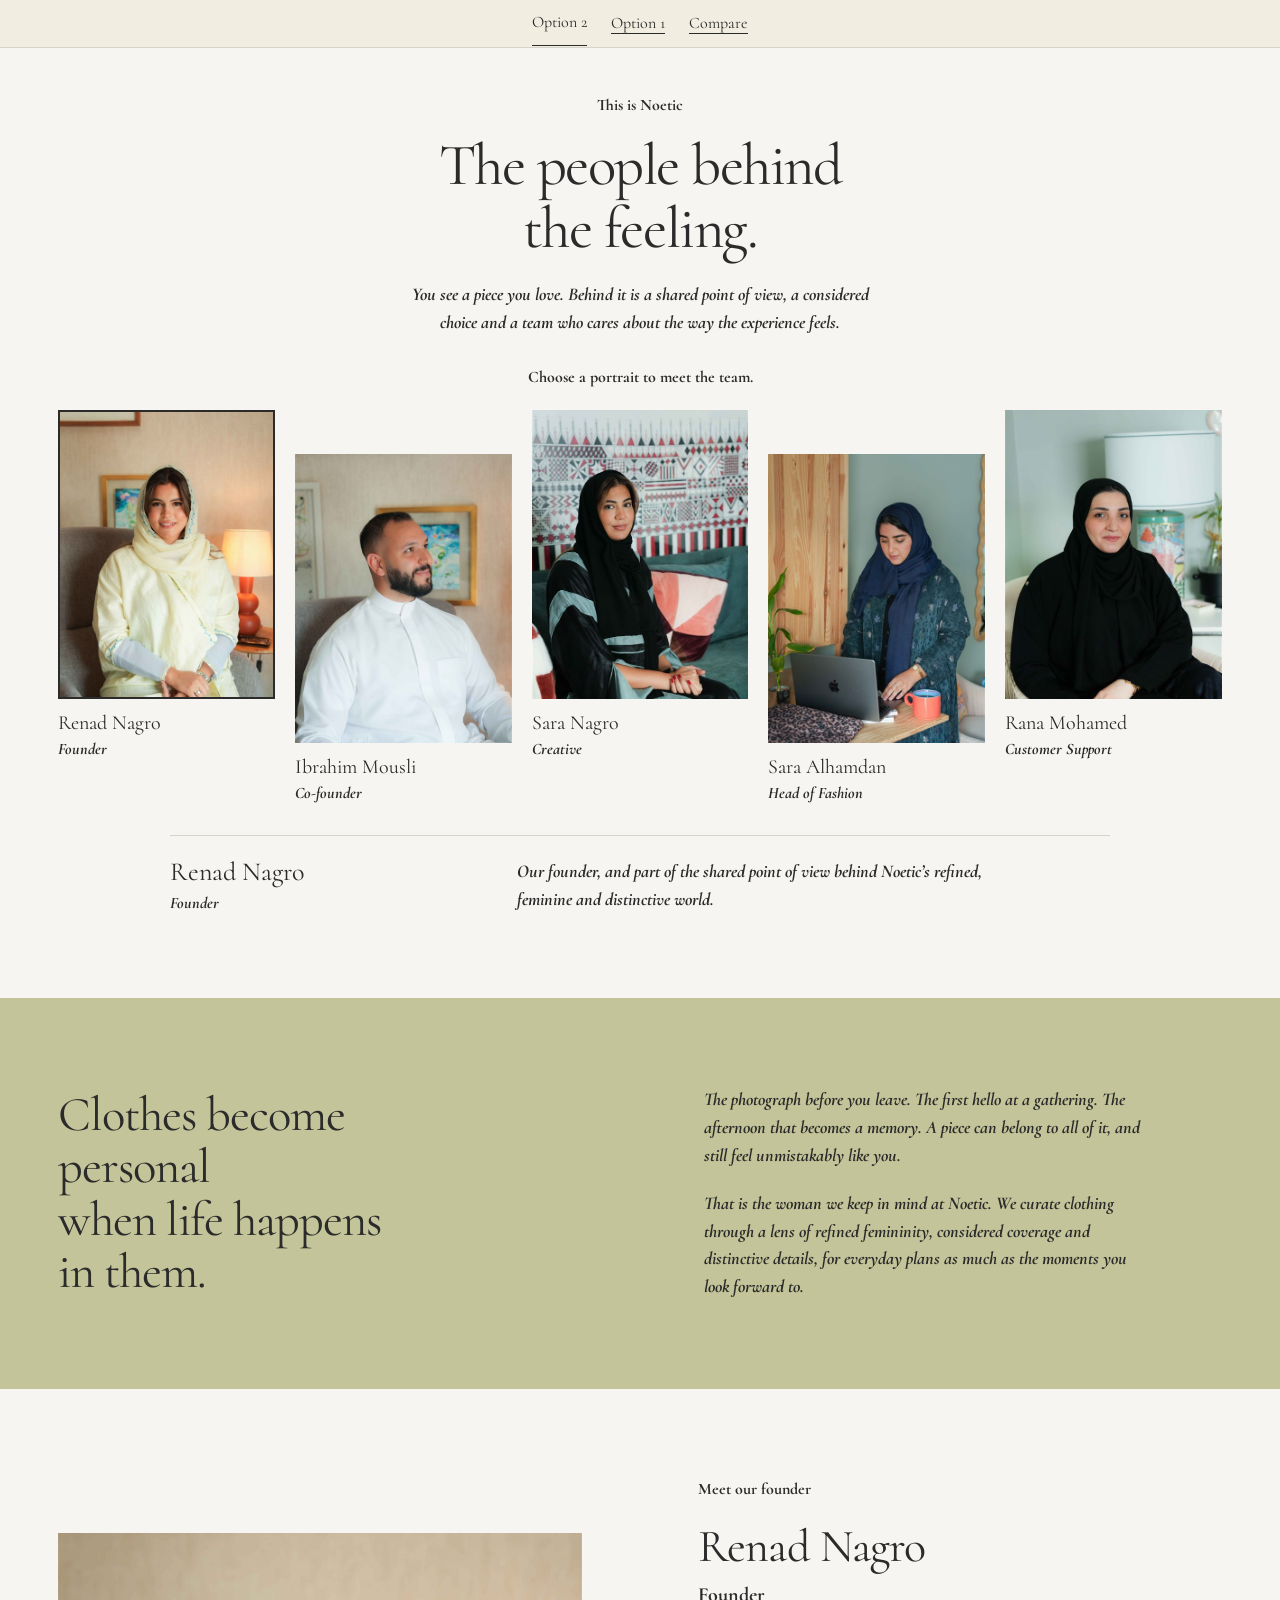
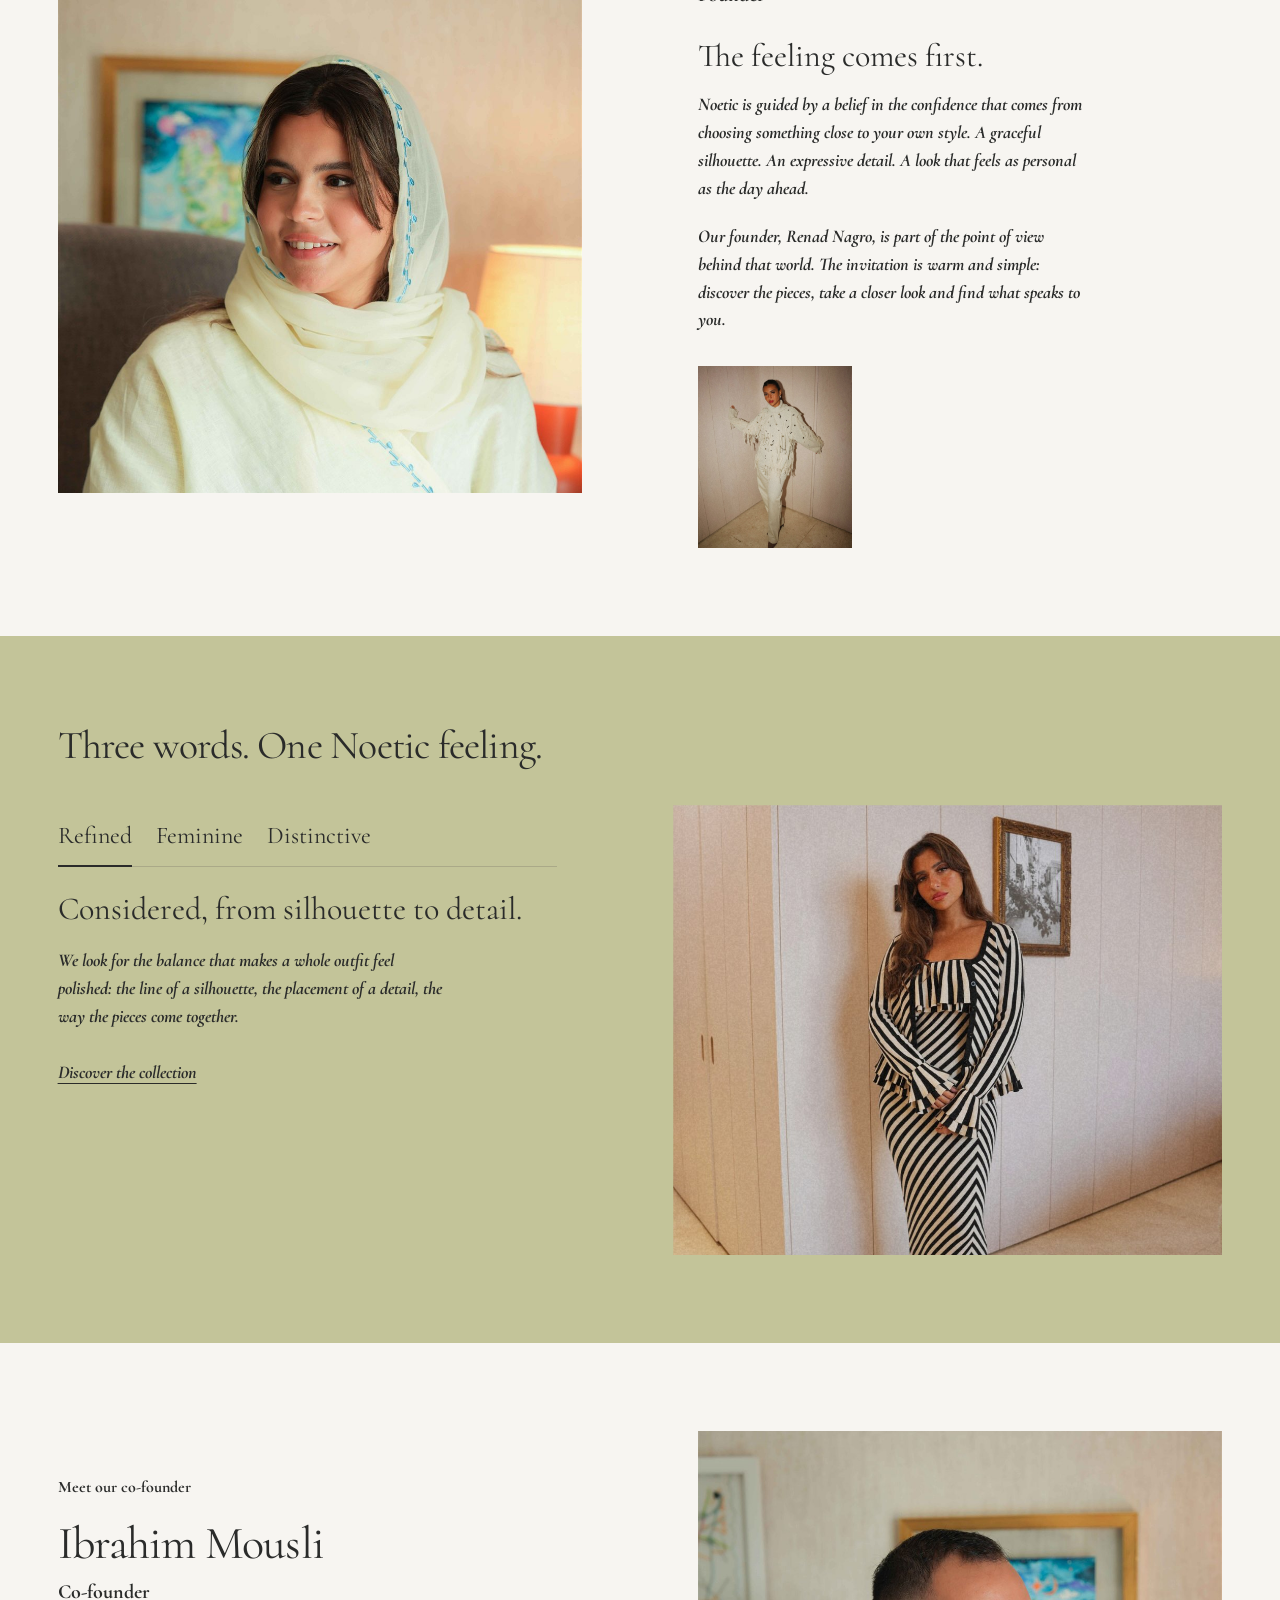
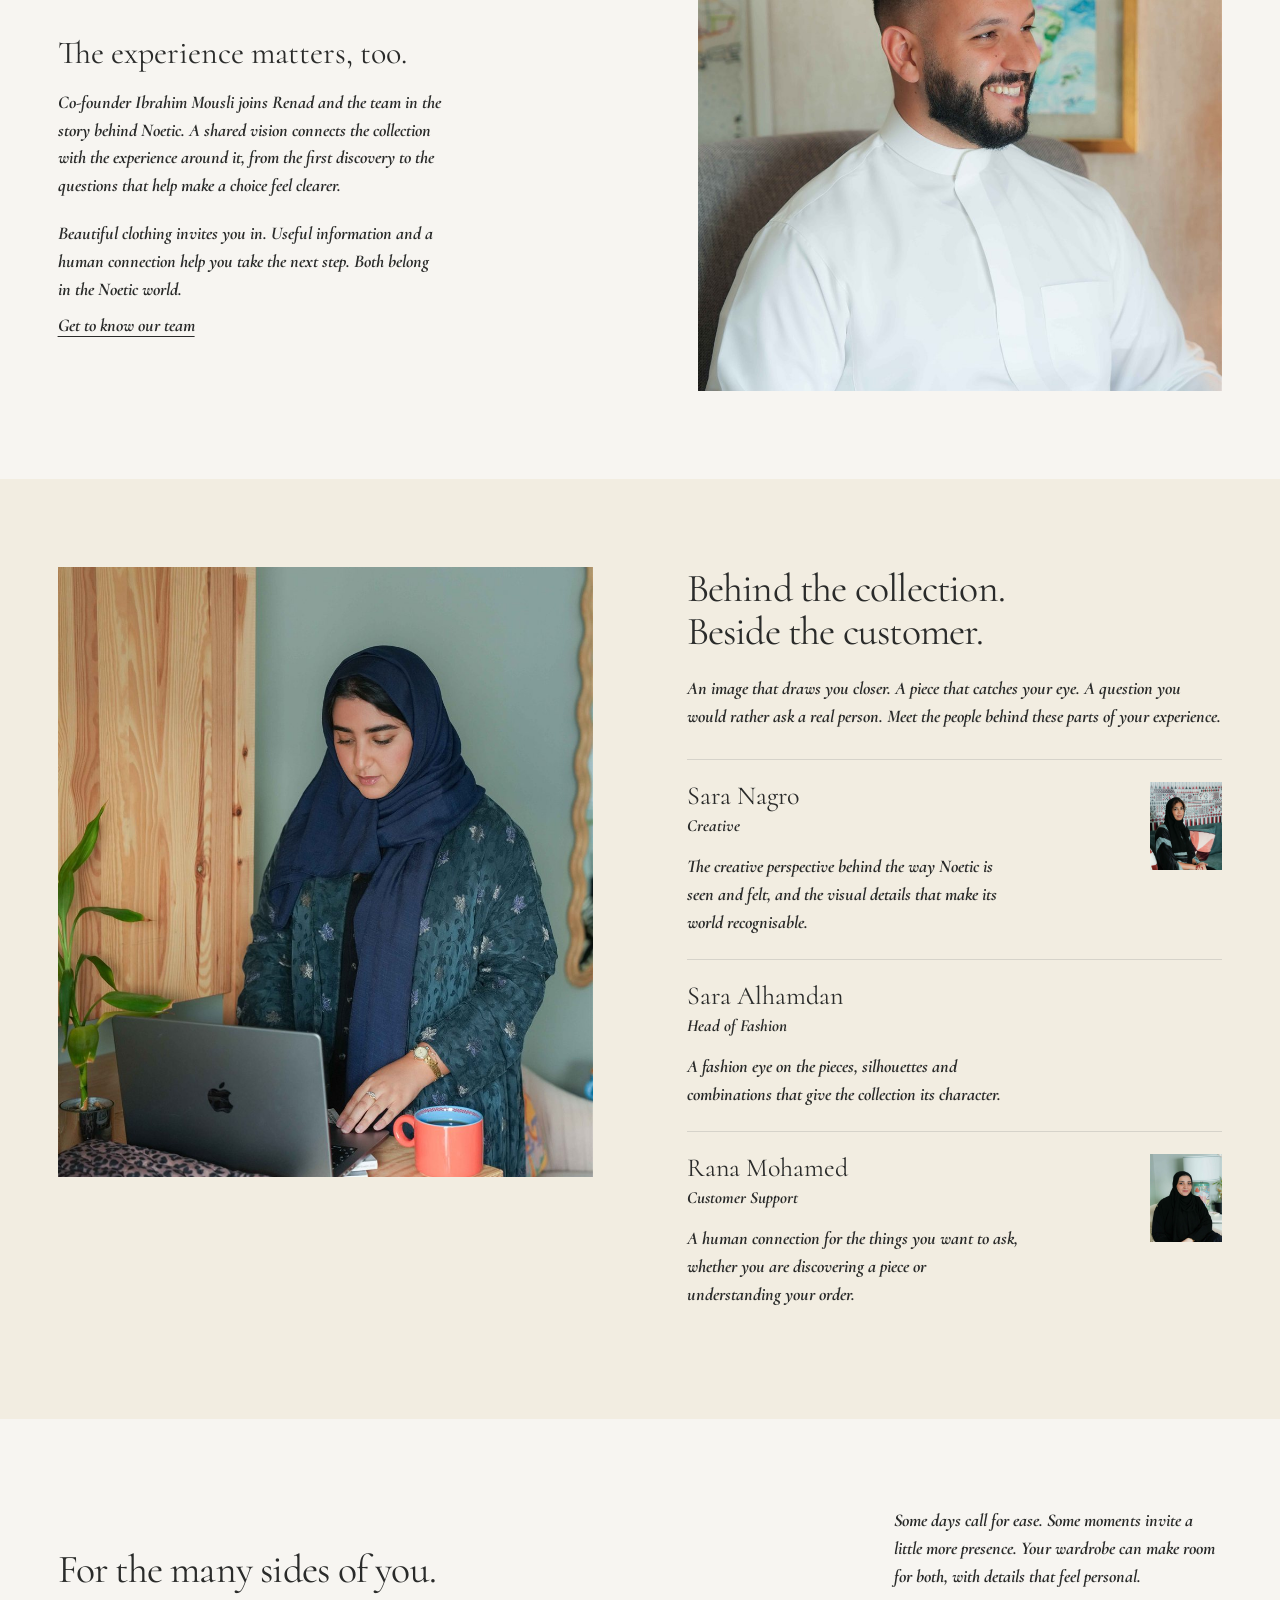
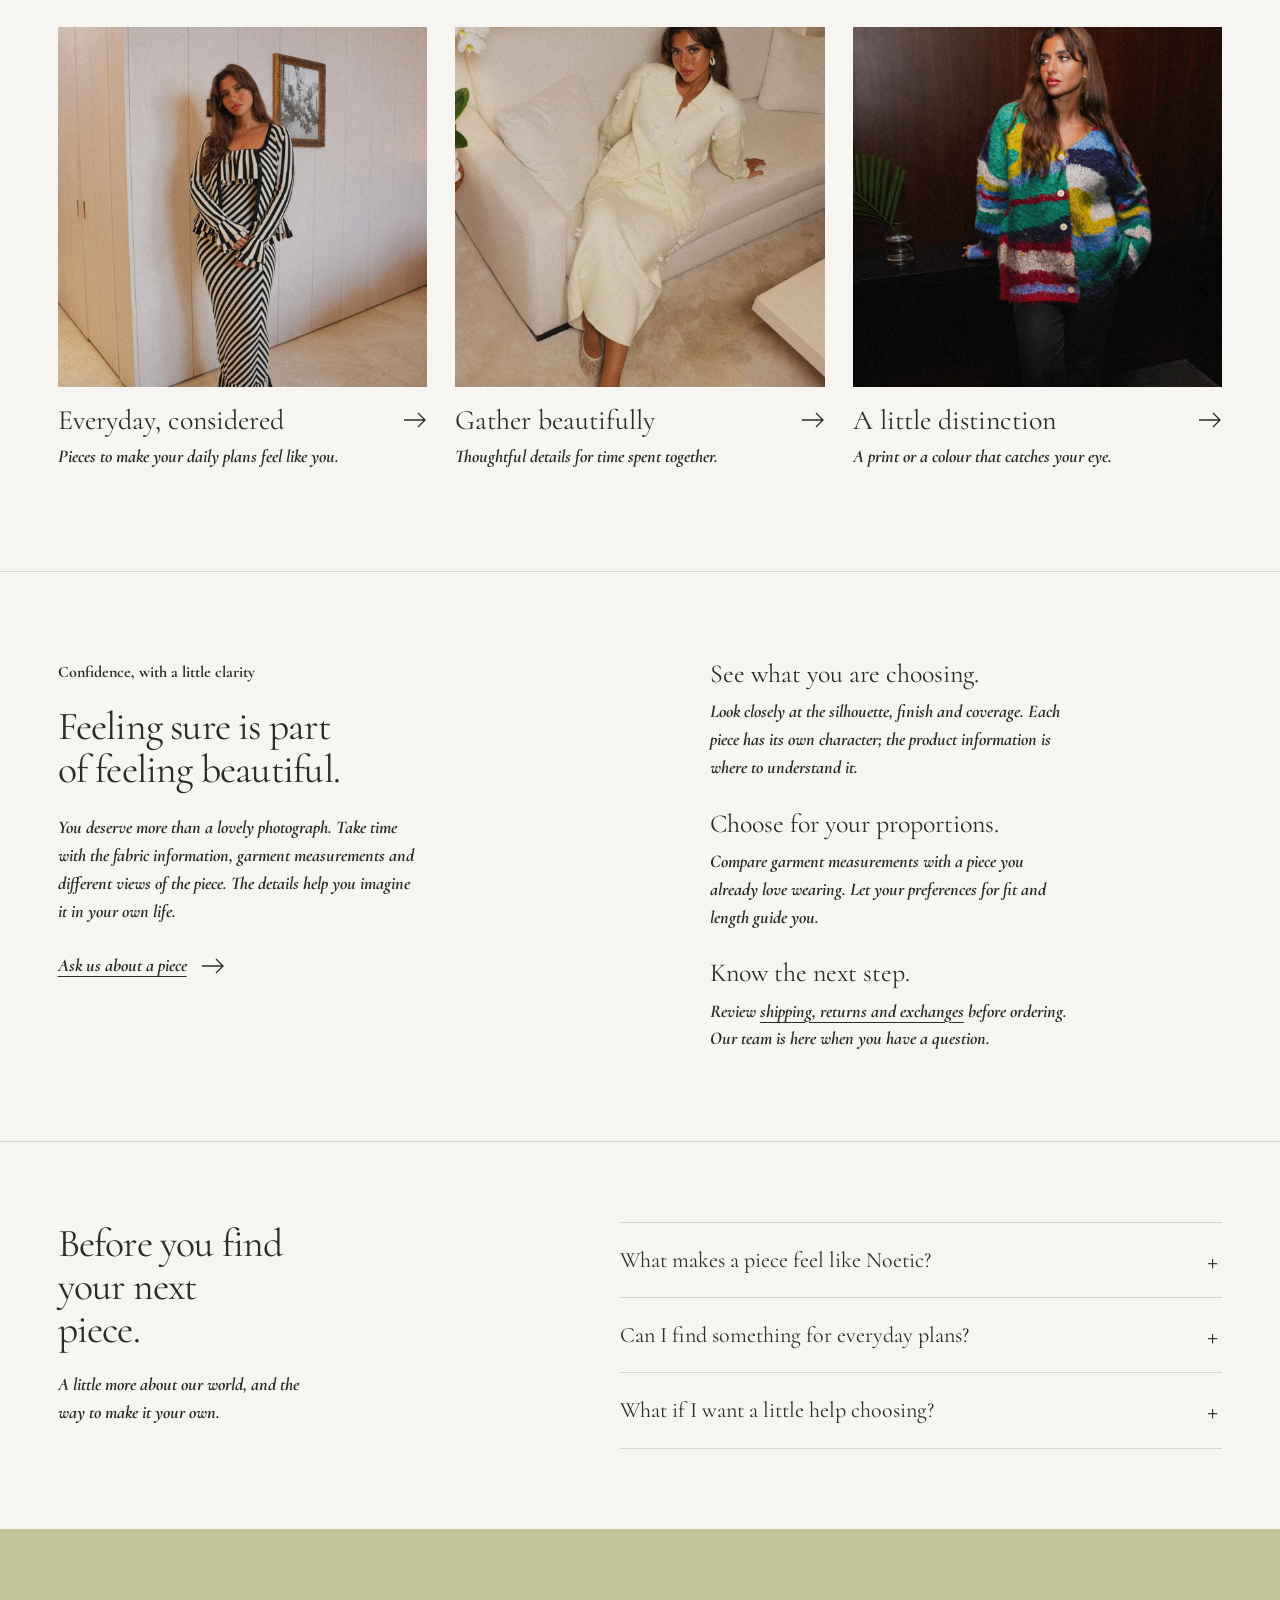
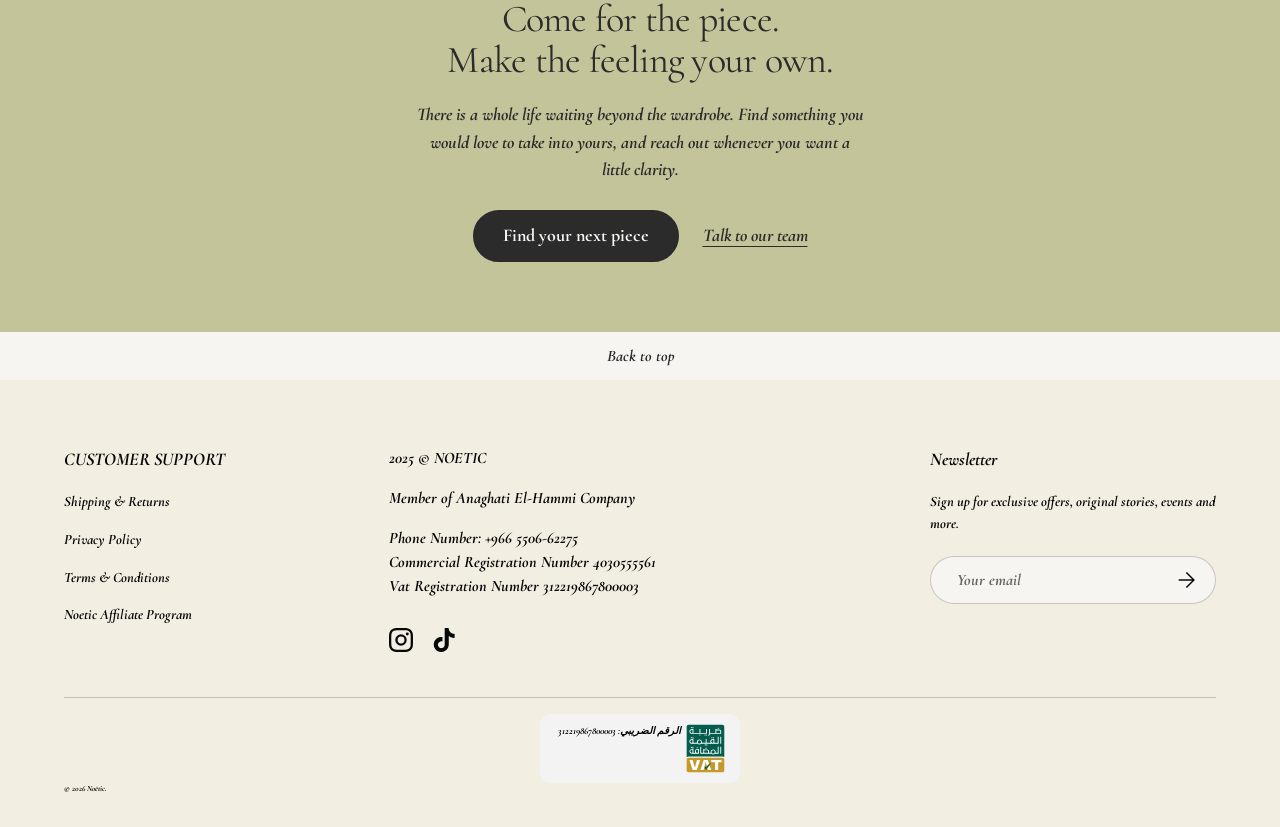
<file: source/option-2.html>
<!doctype html>
<html lang="en"><head><meta charset="utf-8"><meta name="viewport" content="width=device-width, initial-scale=1"><meta name="robots" content="noindex, nofollow"><meta name="description" content="Step inside the world of Noetic and meet the people behind a shared vision of confident elegance."><title>Our people — Noetic | The people behind the feeling</title><link rel="preload" href="assets/cormorant-regular.woff2" as="font" type="font/woff2" crossorigin><link rel="stylesheet" href="styles.css"><link rel="stylesheet" href="experience.css"><script src="experience.js" defer></script><script src="principles.js" defer></script><link rel="stylesheet" href="presentation.css"><link rel="stylesheet" href="store-footer.css"><script src="footer.js" defer></script></head>
<body class="people-page"><a class="skip" href="#main">Skip to content</a><nav class="preview-bar" aria-label="Design options"><span aria-current="page">Option 2</span><a href="option-1.html">Option 1</a><a href="index.html">Compare</a></nav>
<main id="main"><section class="wrap people-hero" aria-labelledby="hero-title"><div class="people-title"><span class="intro-label">This is Noetic</span><h1 id="hero-title">The people behind<br>the feeling.</h1><p>You see a piece you love. Behind it is a shared point of view, a considered choice and a team who cares about the way the experience feels.</p></div><p class="portrait-hint" hidden>Choose a portrait to meet the team.</p><div class="portrait-ribbon" id="team-portraits"><figure data-person-figure="0"><button class="person-select" type="button" data-person="0" disabled aria-labelledby="person-name-0 person-role-0" aria-controls="team-spotlight"><img src="assets/DSC00420-480.jpg" width="480" height="720" alt="Renad Nagro, Founder" fetchpriority="high"></button><figcaption><span class="person-name" id="person-name-0">Renad Nagro</span><span id="person-role-0">Founder</span></figcaption></figure><figure data-person-figure="1"><button class="person-select" type="button" data-person="1" disabled aria-labelledby="person-name-1 person-role-1" aria-controls="team-spotlight"><img src="assets/DSC00398-480.jpg" width="480" height="720" alt="Ibrahim Mousli, Co-founder"></button><figcaption><span class="person-name" id="person-name-1">Ibrahim Mousli</span><span id="person-role-1">Co-founder</span></figcaption></figure><figure data-person-figure="2"><button class="person-select" type="button" data-person="2" disabled aria-labelledby="person-name-2 person-role-2" aria-controls="team-spotlight"><img src="assets/DSC00473-480.jpg" width="480" height="720" alt="Sara Nagro, Creative"></button><figcaption><span class="person-name" id="person-name-2">Sara Nagro</span><span id="person-role-2">Creative</span></figcaption></figure><figure data-person-figure="3"><button class="person-select" type="button" data-person="3" disabled aria-labelledby="person-name-3 person-role-3" aria-controls="team-spotlight"><img src="assets/DSC00469-480.jpg" width="480" height="720" alt="Sara Alhamdan, Head of Fashion"></button><figcaption><span class="person-name" id="person-name-3">Sara Alhamdan</span><span id="person-role-3">Head of Fashion</span></figcaption></figure><figure data-person-figure="4"><button class="person-select" type="button" data-person="4" disabled aria-labelledby="person-name-4 person-role-4" aria-controls="team-spotlight"><img src="assets/DSC00519-480.jpg" width="480" height="720" alt="Rana Mohamed, Customer Support"></button><figcaption><span class="person-name" id="person-name-4">Rana Mohamed</span><span id="person-role-4">Customer Support</span></figcaption></figure></div><div class="team-spotlight" id="team-spotlight" role="region" tabindex="-1" aria-labelledby="spotlight-name spotlight-role" aria-describedby="spotlight-copy" hidden><div class="spotlight-content"><p><span id="spotlight-name">Renad Nagro</span><span class="spotlight-role" id="spotlight-role">Founder</span></p><p id="spotlight-copy">Our founder, and part of the shared point of view behind Noetic’s refined, feminine and distinctive world.</p></div></div></section>
<section id="story" class="olive"><div class="section wrap people-intro"><h2>Clothes become personal<br>when life happens in them.</h2><div><p>The photograph before you leave. The first hello at a gathering. The afternoon that becomes a memory. A piece can belong to all of it, and still feel unmistakably like you.</p><p>That is the woman we keep in mind at Noetic. We curate clothing through a lens of refined femininity, considered coverage and distinctive details, for everyday plans as much as the moments you look forward to.</p></div></div></section>
<section id="people" class="section wrap people-founder"><figure class="portrait-block"><img class="portrait" src="assets/DSC00422-1000.jpg" srcset="assets/DSC00422-480.jpg 480w, assets/DSC00422-1000.jpg 1000w" sizes="(max-width:700px) 90vw, 44vw" width="1000" height="1500" alt="Renad Nagro, Founder, in a seated portrait" loading="lazy"></figure><div><span class="intro-label">Meet our founder</span><h2>Renad Nagro</h2><p class="founder-role">Founder</p><div class="founder-body"><h3>The feeling comes first.</h3><p>Noetic is guided by a belief in the confidence that comes from choosing something close to your own style. A graceful silhouette. An expressive detail. A look that feels as personal as the day ahead.</p><p>Our founder, Renad Nagro, is part of the point of view behind that world. The invitation is warm and simple: discover the pieces, take a closer look and find what speaks to you.</p></div><img class="mini-photo" src="assets/detail-look.jpg" width="1080" height="1350" alt="A closer look at embellished Noetic knitwear" loading="lazy"></div></section>
<section id="perspective" class="olive"><div class="section wrap"><h2>Three words. One Noetic feeling.</h2><div class="brand-tabs"><div><div class="tab-list" aria-label="Explore our principles"><button type="button" data-tab="refined" aria-controls="refined-panel">Refined</button><button type="button" data-tab="feminine" aria-controls="feminine-panel">Feminine</button><button type="button" data-tab="distinctive" aria-controls="distinctive-panel">Distinctive</button></div><section class="tab-panel" id="refined-panel" data-panel="refined"><h3>Considered, from silhouette to detail.</h3><p>We look for the balance that makes a whole outfit feel polished: the line of a silhouette, the placement of a detail, the way the pieces come together.</p><a class="text-link" href="https://noetic.sa/en/collections/all">Discover the collection</a></section><section class="tab-panel" id="feminine-panel" data-panel="feminine"><h3>Grace, in your own rhythm.</h3><p>Feminine style should feel at home in your life. We value graceful movement, thoughtful coverage and a sense of ease, with space for your own way of wearing it.</p><a class="text-link" href="https://noetic.sa/en/collections/all">Find your next piece</a></section><section class="tab-panel" id="distinctive-panel" data-panel="distinctive"><h3>A detail that stays with you.</h3><p>An expressive print. An unexpected accent. A different way to bring a look together. We are drawn to pieces with character, so your choice can feel personal.</p><a class="text-link" href="https://noetic.sa/en/collections/all">Explore a different detail</a></section></div><img class="tab-photo" id="principle-photo" src="assets/stripe-look.jpg" width="1080" height="1350" alt="A considered Noetic striped knit silhouette" loading="lazy"></div></div></section>
<section class="section wrap people-founder reverse" id="co-founder"><figure class="portrait-block"><img class="portrait" src="assets/DSC00397-1000.jpg" srcset="assets/DSC00397-480.jpg 480w, assets/DSC00397-1000.jpg 1000w" sizes="(max-width:700px) 90vw, 44vw" width="1000" height="1500" alt="Ibrahim Mousli, Co-founder, in a seated portrait" loading="lazy"></figure><div><span class="intro-label">Meet our co-founder</span><h2>Ibrahim Mousli</h2><p class="founder-role">Co-founder</p><div class="founder-body"><h3>The experience matters, too.</h3><p>Co-founder Ibrahim Mousli joins Renad and the team in the story behind Noetic. A shared vision connects the collection with the experience around it, from the first discovery to the questions that help make a choice feel clearer.</p><p>Beautiful clothing invites you in. Useful information and a human connection help you take the next step. Both belong in the Noetic world.</p><a class="text-link" href="#team">Get to know our team</a></div></div></section>
<section id="team" class="cream"><div class="section wrap people-work"><img class="work-image" src="assets/DSC00469-1000.jpg" width="1000" height="1500" alt="Sara Alhamdan working at a laptop, with clothing and a notebook nearby" loading="lazy"><div><h2>Behind the collection.<br>Beside the customer.</h2><p style="margin-top:22px">An image that draws you closer. A piece that catches your eye. A question you would rather ask a real person. Meet the people behind these parts of your experience.</p><div class="work-list"><article><img class="small-portrait" src="assets/DSC00473-480.jpg" width="480" height="720" alt="" loading="lazy"><h3>Sara Nagro</h3><p class="role">Creative</p><p class="description">The creative perspective behind the way Noetic is seen and felt, and the visual details that make its world recognisable.</p></article><article><h3>Sara Alhamdan</h3><p class="role">Head of Fashion</p><p class="description">A fashion eye on the pieces, silhouettes and combinations that give the collection its character.</p></article><article><img class="small-portrait" src="assets/DSC00519-480.jpg" width="480" height="720" alt="" loading="lazy"><h3>Rana Mohamed</h3><p class="role">Customer Support</p><p class="description">A human connection for the things you want to ask, whether you are discovering a piece or understanding your order.</p></article></div></div></div></section>
<section class="section wrap" id="moments"><div class="section-heading"><h2>For the many sides of you.</h2><p>Some days call for ease. Some moments invite a little more presence. Your wardrobe can make room for both, with details that feel personal.</p></div><div class="wardrobe"><a href="https://noetic.sa/en/collections/all"><img src="assets/stripe-look.jpg" width="1080" height="1350" alt="Striped Noetic cardigan and long dress" loading="lazy"><div><h3>Everyday, considered <svg class="arrow" viewBox="0 0 24 18" fill="none" aria-hidden="true"><path d="M1 9h21m-7-7 7 7-7 7" stroke="currentColor" stroke-width="1.3"/></svg></h3><p>Pieces to make your daily plans feel like you.</p></div></a><a href="https://noetic.sa/en/collections/all"><img src="assets/ivory-look.jpg" width="1080" height="1350" alt="Ivory Noetic knit outfit with embellished details" loading="lazy"><div><h3>Gather beautifully <svg class="arrow" viewBox="0 0 24 18" fill="none" aria-hidden="true"><path d="M1 9h21m-7-7 7 7-7 7" stroke="currentColor" stroke-width="1.3"/></svg></h3><p>Thoughtful details for time spent together.</p></div></a><a href="https://noetic.sa/en/collections/all"><img src="assets/colour-look.jpg" width="1080" height="1350" alt="Expressive, colourful Noetic knit cardigan" loading="lazy"><div><h3>A little distinction <svg class="arrow" viewBox="0 0 24 18" fill="none" aria-hidden="true"><path d="M1 9h21m-7-7 7 7-7 7" stroke="currentColor" stroke-width="1.3"/></svg></h3><p>A print or a colour that catches your eye.</p></div></a></div></section>
<section class="section wrap reassurance" id="confidence"><div><span class="intro-label">Confidence, with a little clarity</span><h2>Feeling sure is part of feeling beautiful.</h2><p>You deserve more than a lovely photograph. Take time with the fabric information, garment measurements and different views of the piece. The details help you imagine it in your own life.</p><a class="text-link" href="https://wa.me/966550662275">Ask us about a piece <svg class="arrow" viewBox="0 0 24 18" fill="none" aria-hidden="true"><path d="M1 9h21m-7-7 7 7-7 7" stroke="currentColor" stroke-width="1.3"/></svg></a></div><div class="reassurance-notes"><article><h3>See what you are choosing.</h3><p>Look closely at the silhouette, finish and coverage. Each piece has its own character; the product information is where to understand it.</p></article><article><h3>Choose for your proportions.</h3><p>Compare garment measurements with a piece you already love wearing. Let your preferences for fit and length guide you.</p></article><article><h3>Know the next step.</h3><p>Review <a href="https://noetic.sa/en/pages/shipping-return">shipping, returns and exchanges</a> before ordering. Our team is here when you have a question.</p></article></div></section><section class="section wrap faq-section" id="questions"><div><h2>Before you find<br>your next piece.</h2><p class="intro-copy">A little more about our world, and the way to make it your own.</p></div><div class="faq-list"><details><summary>What makes a piece feel like Noetic?</summary><p>Our point of view is refined, feminine and distinctive. Considered silhouettes, expressive details and thoughtful coverage guide the edit, while your personal style guides the choice.</p></details><details><summary>Can I find something for everyday plans?</summary><p>Yes. Noetic’s world includes everyday plans, outings, gatherings and meaningful moments. Occasionwear is one part of the collection, alongside pieces for the rest of your life.</p></details><details><summary>What if I want a little help choosing?</summary><p>Explore the product images, fabric information and garment measurements, then <a href="https://wa.me/966550662275">ask our team</a> about the details you want to understand. For eligibility and next steps after ordering, check the <a href="https://noetic.sa/en/pages/shipping-return">current returns and exchange policy</a>.</p></details></div></section><section class="olive"><div class="wrap quiet-help"><h2>Come for the piece.<br>Make the feeling your own.</h2><p>There is a whole life waiting beyond the wardrobe. Find something you would love to take into yours, and reach out whenever you want a little clarity.</p><div class="actions"><a class="button" href="https://noetic.sa/en/collections/all">Find your next piece</a><a class="text-link" href="https://wa.me/966550662275">Talk to our team</a></div></div></section></main>
<a class="store-footer-top" href="#main">Back to top</a><footer class="store-footer bg-theme-bg text-theme-text">
 <div class="container"><div class="footer__main md:flex md:flex-wrap mb-10 md:mb-6"><div class="footer-col footer-col--links footer-col--collapsed" >
         <footer-menu>
          <details class="footer-menu disclosure footer-menu--first" open>
           <summary>
            <div class="flex justify-between items-center">
             <h2 class="disclosure__title font-body font-bold text-h6 regular-text">CUSTOMER SUPPORT</h2>
             <span class="disclosure__toggle"><svg width="24" height="24" viewBox="0 0 24 24" aria-hidden="true" focusable="false" role="presentation" class="icon"><path d="M20 8.5 12.5 16 5 8.5" stroke="currentColor" stroke-width="1.5" fill="none"/></svg>
</span>
            </div>
           </summary>
           <div class="disclosure__panel has-motion">
            <ul class="footer-menu__links disclosure__content" role="list"><li>
               <a href="https://noetic.sa/en/pages/shipping-return">Shipping & Returns</a>
              </li><li>
               <a href="https://noetic.sa/en/policies/privacy-policy">Privacy Policy</a>
              </li><li>
               <a href="https://noetic.sa/en/policies/terms-of-service">Terms & Conditions</a>
              </li><li>
               <a href="https://noetic.sa/pages/noetic-affiliate-program?pb=0">Noetic Affiliate Program</a>
              </li></ul>
           </div>
          </details>
         </footer-menu>
        </div><div class="footer-col footer-col--text footer-col--not-collapsed" >
        <div class="footer-block mb-8 text-start"><h2 class="footer-block__heading font-body font-bold text-h6 regular-text">2025 © NOETIC</h2><div class="footer-block__text rte">
           <p>Member of Anaghati El-Hammi Company</p><p>Phone Number: +966 5506-62275<br/>Commercial Registration Number 4030555561<br/>Vat Registration Number 312219867800003<br/></p>
          </div><div class="footer-block__btns footer-block__social">
           <ul class="social inline-flex flex-wrap justify-start"><li>
   <a class="social__link flex items-center justify-center" href="https://www.instagram.com/noetic.sa" target="_blank" rel="noopener" title="Noētic on Instagram"><svg width="24" height="24" viewBox="0 0 20 20" fill="currentColor" aria-hidden="true" focusable="false" role="presentation" class="icon"><circle cx="15.238" cy="4.948" r="1.238"/><path d="M19.47 3.444A5.11 5.11 0 0 0 16.548.527a7.351 7.351 0 0 0-2.43-.466C13.05.014 12.713 0 9.999 0c-2.712 0-3.057 0-4.12.06A7.351 7.351 0 0 0 3.45.528 5.11 5.11 0 0 0 .528 3.444 7.317 7.317 0 0 0 .06 5.87C.014 6.936 0 7.274 0 9.982s0 3.053.06 4.113c.018.829.176 1.649.468 2.425a5.11 5.11 0 0 0 2.922 2.917 7.35 7.35 0 0 0 2.429.5c1.069.047 1.407.06 4.12.06s3.058 0 4.12-.06a7.351 7.351 0 0 0 2.429-.466 5.11 5.11 0 0 0 2.922-2.918 7.31 7.31 0 0 0 .467-2.424c.047-1.067.06-1.405.06-4.113s0-3.053-.06-4.113a7.317 7.317 0 0 0-.467-2.459zm-1.437 10.537a5.439 5.439 0 0 1-.34 1.843 3.262 3.262 0 0 1-1.87 1.87 5.451 5.451 0 0 1-1.825.34c-1.04.046-1.332.06-3.996.06-2.664 0-2.937 0-3.995-.06a5.451 5.451 0 0 1-1.825-.34 3.255 3.255 0 0 1-1.878-1.87 5.439 5.439 0 0 1-.34-1.823c-.046-1.038-.06-1.33-.06-3.992s0-2.934.06-3.992c.006-.63.121-1.253.34-1.844a3.255 3.255 0 0 1 1.878-1.87 5.451 5.451 0 0 1 1.825-.339c1.038-.046 1.331-.06 3.995-.06s2.937 0 3.996.06c.623.008 1.24.123 1.824.34.86.331 1.54 1.01 1.872 1.87.216.583.331 1.2.34 1.823.046 1.038.06 1.33.06 3.992 0 2.661 0 2.948-.047 3.992h-.014z"/><path d="M9.991 14.753a4.761 4.761 0 1 1 0-9.523 4.761 4.761 0 0 1 0 9.523zm0-1.905a2.857 2.857 0 1 0 0-5.713 2.857 2.857 0 0 0 0 5.713z"/></svg><span class="visually-hidden">Instagram</span>
   </a>
  </li><li>
   <a class="social__link flex items-center justify-center" href="https://www.tiktok.com/@noetic.sa" target="_blank" rel="noopener" title="Noētic on TikTok"><svg width="23" height="24" viewBox="0 0 15 16" fill="currentColor" aria-hidden="true" focusable="false" role="presentation" class="icon"><path d="M7.638.013C8.512 0 9.378.007 10.245 0c.054 1.02.42 2.06 1.167 2.78.746.74 1.8 1.08 2.826 1.193V6.66c-.96-.033-1.926-.233-2.8-.647a8.238 8.238 0 0 1-1.08-.62c-.006 1.947.007 3.894-.013 5.834a5.092 5.092 0 0 1-.9 2.626c-.873 1.28-2.387 2.114-3.94 2.14-.953.054-1.907-.206-2.72-.686C1.438 14.513.492 13.06.352 11.5a12.36 12.36 0 0 1-.007-.993A5.003 5.003 0 0 1 2.065 7.2c1.107-.96 2.653-1.42 4.1-1.147.013.987-.027 1.974-.027 2.96-.66-.213-1.433-.153-2.013.247-.42.273-.74.693-.907 1.167-.14.34-.1.713-.093 1.073.16 1.093 1.213 2.013 2.333 1.913.747-.006 1.46-.44 1.847-1.073.127-.22.267-.447.273-.707.067-1.193.04-2.38.047-3.573.007-2.687-.007-5.367.013-8.047Z"/></svg><span class="visually-hidden">TikTok</span>
   </a>
  </li></ul>

          </div></div>
       </div><div class="footer-col footer-col--newsletter footer-col--collapsed" ><footer-menu>
          <details class="footer-menu disclosure" open>
           <summary>
            <div class="flex justify-between items-center">
             <h2 class="disclosure__title font-body font-bold text-h6 regular-text">
              Newsletter
             </h2>
             <span class="disclosure__toggle"><svg width="24" height="24" viewBox="0 0 24 24" aria-hidden="true" focusable="false" role="presentation" class="icon"><path d="M20 8.5 12.5 16 5 8.5" stroke="currentColor" stroke-width="1.5" fill="none"/></svg>
</span>
            </div>
           </summary>
           <div class="disclosure__panel has-motion">
            <div class="disclosure__content"><div class="rte">
               <p>Sign up for exclusive offers, original stories, events and more.</p>
              </div><form method="post" action="https://noetic.sa/en/contact#footer-signup_form" id="footer-signup_form" accept-charset="UTF-8" class="form"><input type="hidden" name="form_type" value="customer" /><input type="hidden" name="utf8" value="✓" />
 <input type="hidden" name="contact[tags]" value="prospect, newsletter">

 

 <div class="form__field">
  <label class="label visually-hidden" for="footer-signup">Email</label><div class="input-with-button"><input type="email"
       class="input w-full testico focus-inset"
       id="footer-signup"
       name="contact[email]"
       value=""
       placeholder="Your email"
       autocomplete="email"
       aria-required="true"
       required><button class="btn focus-inset has-ltr-icon">
      <span class="visually-hidden">Subscribe</span>
      <svg width="24" height="24" viewBox="0 0 24 24" stroke="currentColor" stroke-width="1.5" fill="none" aria-hidden="true" focusable="false" role="presentation" class="icon"><path d="M4.696 12h14.686m-7.007-7.5 7.5 7.5-7.5 7.5"/></svg>
     </button></div></div></form>

            </div>
           </div>
          </details>
         </footer-menu></div></div><div class="footer__meta grid grid-cols-1 lg:grid-cols-2 gap-x-theme gap-y-10"><div class="footer__payment">
      <span class="visually-hidden">Payment methods accepted</span>
      <ul class="payment-icons flex flex-wrap" role="list"></ul>
     </div></div><hr class="footer__hr">
  
   <div class="noetic-VAT">
<a href="https://cdn.shopify.com/s/files/1/0660/6497/4016/files/Noetic_vat.pdf?v=1768221113" target="_blank" rel="noopener"><img loading="lazy" src="assets/saudi-vat.svg" width="40" height="51" alt="Saudi VAT"></a>
<div class="vat-number">
الرقم الضريبي:
312219867800003
</div>
  </div>
  <div class="footer__base grid grid-cols-1 lg:grid-cols-2 gap-x-theme gap-y-6 text-xs">
   <div><span>&copy; 2026 <a href="https://noetic.sa/en">Noētic</a>.</span>
    
   </div></div>
 </div>
</footer></body></html>
</file>
<file: source/styles.css>
@font-face{font-family:Cormorant;src:url('assets/cormorant-regular.woff2') format('woff2');font-weight:400;font-style:normal;font-display:swap}
@font-face{font-family:Cormorant;src:url('assets/cormorant-bold.woff2') format('woff2');font-weight:700;font-style:normal;font-display:swap}
@font-face{font-family:Cormorant;src:url('assets/cormorant-bold-italic.woff2') format('woff2');font-weight:700;font-style:italic;font-display:swap}
:root{--paper:#f7f5f1;--ink:#2a2b2a;--cream:#f2ede1;--olive:#c3c499;--line:#d6d3ca;--gutter:clamp(20px,4.5vw,64px);--measure:1260px;--body:18px;color-scheme:light}
*{box-sizing:border-box}html{scroll-behavior:smooth;scroll-padding-top:104px}body{margin:0;background:var(--paper);color:var(--ink);font:700 italic var(--body)/1.55 Cormorant,Georgia,serif}h1,h2,h3,p,figure{margin:0}h1,h2,h3{font-style:normal;font-weight:400;line-height:1.08;text-wrap:balance}h1{font-size:clamp(44px,5.4vw,72px);letter-spacing:-.025em}h2{font-size:clamp(32px,3.1vw,44px);letter-spacing:-.02em}h3{font-size:26px}p+p{margin-top:20px}a{color:inherit;text-underline-offset:5px;text-decoration-thickness:1px}a:hover{text-decoration-thickness:2px}button{font:inherit;color:inherit;cursor:pointer}a,button,summary{touch-action:manipulation}img{display:block;width:100%;height:auto}button,a,summary{-webkit-tap-highlight-color:transparent}button:focus-visible,a:focus-visible,summary:focus-visible{outline:2px solid var(--ink);outline-offset:5px}::selection{background:var(--olive);color:var(--ink)}:target{scroll-margin-top:104px}.wrap{max-width:calc(var(--measure) + var(--gutter)*2);margin-inline:auto;padding-inline:var(--gutter)}.section{padding-block:88px}.small{font-size:16px}.measure{max-width:62ch}.intro-label{font-style:normal;font-size:16px;display:block;margin-bottom:20px}.skip{position:fixed;left:16px;top:-100px;background:var(--ink);color:var(--paper);padding:12px 20px;z-index:100}.skip:focus{top:10px}.preview-bar{display:flex;align-items:center;justify-content:center;gap:16px;padding:7px 20px;background:var(--ink);color:var(--paper);font-size:14px;font-style:normal;min-height:36px}.preview-bar a{display:inline-flex;align-items:center;min-height:26px}.site-header{background:var(--paper);position:sticky;top:0;z-index:10;border-bottom:1px solid var(--line)}.header-inner{height:84px;display:flex;align-items:center;justify-content:space-between;gap:24px}.brand{width:104px;height:32px;overflow:hidden;display:block;flex-shrink:0}.brand img{width:104px;height:auto;filter:brightness(0);transform:translateY(-1px)}.main-nav{display:flex;gap:30px;align-items:center;font-style:normal;font-size:18px}.main-nav a{display:inline-flex;align-items:center;min-height:44px;text-decoration:none}.main-nav a:hover,.main-nav a[aria-current]{text-decoration:underline}.header-shop{font-style:normal;font-size:18px}.button{display:inline-flex;align-items:center;justify-content:center;background:var(--ink);color:var(--paper);border:2px solid var(--ink);border-radius:28px;padding:10px 28px;min-height:48px;text-decoration:none;font-size:18px;font-style:normal;font-weight:700;width:fit-content}.button:hover{background:#525352;border-color:#525352;text-decoration:none}.text-link{display:inline-flex;align-items:center;gap:14px;min-height:44px}.arrow{width:24px;height:18px;flex-shrink:0}.actions{display:flex;flex-wrap:wrap;gap:12px 24px;align-items:center;margin-top:26px}.muted{color:#58594e}.cream{background:var(--cream)}.olive{background:var(--olive)}.portrait{object-fit:cover;object-position:50% 37%}.photo-note{font-size:16px;font-style:normal;margin-top:10px}.photo-note span{font-style:italic;margin-left:10px}.section-heading{display:flex;justify-content:space-between;align-items:end;gap:36px;margin-bottom:36px}.section-heading p{max-width:41ch}.statement{max-width:880px;text-align:center;margin:auto}.statement h2{font-size:clamp(32px,3.2vw,44px)}.statement p{max-width:65ch;margin:24px auto 0}.footer{padding-block:40px;background:var(--ink);color:var(--paper)}.footer-row{display:flex;align-items:center;justify-content:space-between;gap:30px;flex-wrap:wrap}.footer .brand img{filter:none}.footer nav{display:flex;gap:28px;font-size:16px}.footer nav a{min-height:44px;display:inline-flex;align-items:center}.footer .legal{margin-top:26px;font-size:14px}.footer :focus-visible{outline-color:var(--paper)}
/* Option one: a founder-led story. */
.story-hero{display:grid;grid-template-columns:1fr 1fr;gap:8%;padding-top:48px;padding-bottom:64px;align-items:center}.hero-copy{padding-block:30px}.hero-copy h1{max-width:9ch}.hero-copy>p{max-width:41ch;margin-top:24px}.hero-portrait{position:relative;padding-left:9%}.hero-portrait .main-photo{height:590px;object-fit:cover;object-position:50% 32%}.hero-portrait .detail-inset{position:absolute;width:32%;height:205px;left:-4%;bottom:42px;border:8px solid var(--paper);object-fit:cover;object-position:47% 51%}.hero-portrait .photo-note{padding-left:4px}.identity-line{display:flex;justify-content:space-between;gap:20px;padding-top:24px;border-top:1px solid var(--line);font-style:normal;font-size:21px}.point-view{display:grid;grid-template-columns:1fr 1.12fr;gap:10%;align-items:center}.fashion-pair{display:grid;grid-template-columns:1.25fr 1fr;align-items:center;gap:20px}.fashion-pair img:first-child{height:490px;object-fit:cover}.fashion-pair img:last-child{height:315px;object-fit:cover;object-position:45% 45%}.point-copy h2{max-width:13ch}.point-copy p{margin-top:24px}.principles{display:grid;grid-template-columns:repeat(3,1fr);gap:48px;margin-top:58px}.principles h3{margin-bottom:14px}.founders-grid{display:grid;grid-template-columns:1fr 1fr;gap:9%}.founders-grid figure:nth-child(2){padding-top:84px}.founders-grid .portrait{height:520px}.founder-caption{margin-top:20px;display:flex;align-items:baseline;justify-content:space-between;gap:12px}.founder-caption h3{font-size:30px}.founder-caption p{font-size:17px}.brand-thought{font-size:clamp(32px,4vw,52px);text-align:center;max-width:24ch;margin:64px auto 0;font-weight:400;font-style:normal;line-height:1.15}.team-grid{display:grid;grid-template-columns:repeat(3,1fr);gap:28px}.team-grid img{height:390px;object-fit:cover;object-position:50% 34%}.team-grid h3{margin-top:20px}.team-grid .role{font-size:17px;margin-top:4px}.team-grid .role-note{font-size:17px;font-style:normal;font-weight:400;margin-top:14px;max-width:34ch}.faq-section{display:grid;grid-template-columns:1fr 1.35fr;gap:10%}.faq-section h2{max-width:12ch}.faq-section .intro-copy{margin-top:20px;max-width:33ch}.faq-list details{border-bottom:1px solid var(--line)}.faq-list details:first-child{border-top:1px solid var(--line)}summary{list-style:none;position:relative;min-height:68px;padding:20px 36px 20px 0;font-size:22px;font-style:normal;font-weight:400;cursor:pointer}summary::-webkit-details-marker{display:none}summary::after{content:'+';position:absolute;right:4px;top:16px;font-size:28px}details[open]>summary::after{content:'−'}.faq-list details p{font-size:18px;padding:0 30px 24px 0;max-width:60ch}.closing{display:grid;grid-template-columns:1.05fr 1fr;min-height:470px}.closing img{height:470px;object-fit:cover;object-position:50% 40%}.closing-copy{align-self:center;padding:48px clamp(24px,6vw,90px)}.closing-copy h2{max-width:13ch}.closing-copy p{margin-top:22px;max-width:36ch}
/* Option two: the people lead the page. */
.people-hero{padding-top:45px;padding-bottom:52px}.people-title{text-align:center;max-width:840px;margin:auto}.people-title .intro-label{margin-bottom:16px}.people-title h1{font-size:clamp(42px,4.6vw,64px);max-width:18ch;margin:auto}.people-title>p{max-width:60ch;margin:20px auto 0}.portrait-ribbon{display:grid;grid-template-columns:repeat(5,minmax(0,1fr));gap:20px;margin-top:44px}.portrait-ribbon figure:nth-child(even){padding-top:44px}.portrait-ribbon img{aspect-ratio:3/4;object-fit:cover;object-position:50% 37%}.portrait-ribbon figure:nth-child(3) img{object-position:50% 43%}.portrait-ribbon figcaption{padding-top:12px;font-size:20px;font-weight:400;font-style:normal;line-height:1.2}.portrait-ribbon figcaption span{display:block;font-size:16px;font-style:italic;font-weight:700;margin-top:5px}.ribbon-bottom{display:flex;justify-content:center;margin-top:22px}.people-intro{display:grid;grid-template-columns:1fr 1fr;gap:11%;align-items:center}.people-intro h2{font-size:clamp(34px,3.8vw,52px);max-width:15ch}.people-intro p{max-width:56ch}.people-founder{display:grid;grid-template-columns:1fr 1fr;gap:10%;align-items:center}.people-founder .portrait{height:560px}.people-founder h2{font-size:46px;margin-top:6px}.people-founder .founder-role{font-style:normal;font-size:20px;margin-top:8px}.people-founder .founder-body{margin-top:28px;max-width:45ch}.people-founder .mini-photo{width:154px;height:182px;object-fit:cover;margin-top:32px}.people-founder.reverse .portrait-block{order:2}.people-founder.reverse .founder-body{max-width:43ch}.brand-tabs{display:grid;grid-template-columns:1fr 1.1fr;gap:10%;align-items:start;margin-top:38px}.tab-list{display:flex;gap:24px;border-bottom:1px solid #aaa988;margin-bottom:25px}.tab-list button{padding:12px 0;font-size:24px;font-style:normal;font-weight:400;border:0;background:transparent;position:relative;min-height:52px}.tab-list button[aria-selected=true]::after{position:absolute;content:'';height:2px;background:var(--ink);inset:auto 0 -1px}.tab-panel h3{font-size:32px;margin-bottom:20px}.tab-panel p{max-width:48ch}.tab-panel .text-link{margin-top:20px}.tab-photo{height:450px;object-fit:cover;object-position:50% 31%}.people-work{display:grid;grid-template-columns:1fr 1fr;gap:8%;align-items:start}.people-work>.work-image{height:610px;object-fit:cover;object-position:50% 39%}.work-list{margin-top:28px}.work-list article{padding:22px 0;border-top:1px solid var(--line)}.work-list h3{font-size:26px}.work-list .role{font-size:17px;margin-top:3px}.work-list .description{font-size:18px;margin-top:14px;max-width:42ch}.small-portrait{float:right;width:72px;height:88px;object-fit:cover;margin-left:16px}.wardrobe{display:grid;grid-template-columns:repeat(3,1fr);gap:28px;margin-top:34px}.wardrobe a{text-decoration:none;display:block}.wardrobe img{height:360px;object-fit:cover;object-position:50% 30%}.wardrobe h3{font-size:28px;margin-top:18px;display:flex;justify-content:space-between;align-items:center}.wardrobe a:hover h3{text-decoration:underline;text-underline-offset:5px}.wardrobe p{font-size:17px;margin-top:8px}.quiet-help{text-align:center;padding-block:70px}.quiet-help h2{font-size:38px}.quiet-help p{max-width:56ch;margin:20px auto}.quiet-help .actions{justify-content:center}
/* The local comparison entrance. */
.chooser{padding-block:64px}.chooser .chooser-intro{max-width:680px;text-align:center;margin:auto}.chooser h1{font-size:56px}.chooser-intro p{margin-top:22px}.option-grid{display:grid;grid-template-columns:1fr 1fr;gap:36px;margin-top:48px}.option-card{display:block;text-decoration:none}.option-image{height:390px;position:relative;overflow:hidden;background:var(--cream);display:grid;grid-template-columns:1fr 1fr;padding:28px;gap:20px}.option-image p{font-style:normal;font-weight:400;font-size:36px;line-height:1.1;align-self:center}.option-image>img{height:334px;object-fit:cover;object-position:50% 33%}.option-image.people-thumb{background:var(--olive);grid-template-columns:repeat(3,1fr);align-items:center}.people-thumb>img{height:250px}.people-thumb>img:nth-child(2){transform:translateY(25px)}.option-card h2{font-size:32px;margin-top:24px}.option-card>p{margin-top:12px;max-width:45ch}.option-card .text-link{margin-top:8px;text-decoration:underline}.review-note{text-align:center;font-size:16px;max-width:70ch;margin:48px auto 0}.chooser .brand{margin:0 auto 40px}
@media(min-width:1600px){.story-hero{gap:10%}.hero-portrait .main-photo{height:640px}}
@media(max-width:1000px){.main-nav{gap:20px}.hero-portrait .main-photo{height:530px}.hero-portrait .detail-inset{height:170px;width:36%}.story-hero{gap:5%}.section{padding-block:64px}.point-view{gap:6%}.fashion-pair{gap:12px}.fashion-pair img:first-child{height:390px}.fashion-pair img:last-child{height:260px}.founders-grid .portrait{height:430px}.team-grid img{height:310px}.principles{gap:28px}.portrait-ribbon{gap:12px}.portrait-ribbon figcaption{font-size:18px}.people-founder .portrait{height:480px}.people-work>.work-image{height:550px}.tab-list{gap:16px}.tab-list button{font-size:22px}}
@media(max-width:700px){:root{--gutter:20px}html{scroll-padding-top:88px}.header-inner{height:72px;gap:16px}.brand{width:88px;height:29px}.brand img{width:88px}.main-nav{gap:16px;font-size:16px}.main-nav .desktop-nav{display:none}.header-shop{font-size:16px}.preview-bar{font-size:13px;gap:12px}.story-hero{padding-top:28px;padding-bottom:36px;grid-template-columns:1fr;gap:28px}.hero-copy{padding:8px 0 0}.hero-copy h1{font-size:50px;max-width:12ch}.hero-copy>p{margin-top:18px;max-width:43ch}.intro-label{margin-bottom:14px}.hero-portrait{padding-left:8%;padding-right:3%}.hero-portrait .main-photo{height:450px;object-position:50% 31%}.hero-portrait .detail-inset{height:160px;left:0;bottom:40px;width:29%;border-width:5px}.identity-line{font-size:17px;gap:8px;padding-top:20px}.section{padding-block:52px}.statement h2{font-size:34px}.point-view{grid-template-columns:1fr;gap:32px}.fashion-pair{max-width:540px}.fashion-pair img:first-child{height:360px}.fashion-pair img:last-child{height:260px}.point-copy h2{max-width:17ch}.point-copy p{margin-top:18px}.principles{grid-template-columns:1fr;gap:28px;margin-top:36px}.principles article{max-width:54ch}.principles h3{margin-bottom:10px}.section-heading{display:block;margin-bottom:28px}.section-heading p{margin-top:18px;max-width:55ch}.founders-grid{gap:22px}.founders-grid figure:nth-child(2){padding-top:48px}.founders-grid .portrait{height:290px}.founder-caption{display:block;margin-top:14px}.founder-caption h3{font-size:25px}.founder-caption p{font-size:16px;margin-top:6px}.brand-thought{font-size:34px;margin-top:40px}.team-grid{grid-template-columns:1fr;gap:36px}.team-grid figure{display:grid;grid-template-columns:1fr 1fr;gap:20px;align-items:center}.team-grid img{height:260px}.team-grid h3{font-size:28px;margin-top:0}.team-grid .role-note{font-size:17px}.faq-section{grid-template-columns:1fr;gap:32px}.faq-section h2{max-width:none}.faq-section .intro-copy{max-width:50ch}.closing{grid-template-columns:1fr}.closing img{height:400px}.closing-copy{padding:40px 24px}.closing-copy h2{max-width:18ch}.people-hero{padding-top:32px;padding-bottom:38px}.people-title h1{font-size:44px;max-width:15ch}.people-title>p{max-width:36ch}.portrait-ribbon{grid-template-columns:repeat(6,minmax(0,1fr));gap:22px 14px;margin-top:30px}.portrait-ribbon figure{grid-column:span 2}.portrait-ribbon figure:first-child{grid-column:1/4;padding-left:12%}.portrait-ribbon figure:nth-child(2){grid-column:4/7;padding-right:12%;padding-top:25px}.portrait-ribbon figure:nth-child(even){padding-top:0}.portrait-ribbon figure:nth-child(2){padding-top:25px}.portrait-ribbon figure:nth-child(4){padding-top:20px}.portrait-ribbon figcaption{font-size:20px}.portrait-ribbon figure:nth-child(n+3) figcaption{font-size:17px}.portrait-ribbon figcaption span{font-size:15px}.ribbon-bottom{margin-top:26px}.people-intro{grid-template-columns:1fr;gap:24px}.people-intro h2{font-size:38px;max-width:16ch}.people-founder{grid-template-columns:1fr;gap:28px}.people-founder .portrait{height:440px;object-position:50% 31%}.people-founder h2{font-size:40px}.people-founder .founder-body{margin-top:22px;max-width:60ch}.people-founder.reverse .portrait-block{order:0}.people-founder .mini-photo{display:none}.brand-tabs{grid-template-columns:1fr;gap:30px;margin-top:24px}.tab-list{gap:24px;margin-bottom:24px}.tab-list button{font-size:24px}.tab-photo{height:380px;max-width:520px}.people-work{grid-template-columns:1fr;gap:32px}.people-work>.work-image{height:400px;object-position:50% 34%}.work-list .description{max-width:54ch}.wardrobe{gap:14px;grid-template-columns:1fr 1fr}.wardrobe a:last-child{grid-column:1/3;display:grid;grid-template-columns:1fr 1fr;gap:20px;align-items:center}.wardrobe img{height:275px}.wardrobe a:last-child img{height:260px}.wardrobe h3{font-size:25px}.wardrobe h3 .arrow{width:19px}.wardrobe p{font-size:17px}.quiet-help{padding-block:52px}.quiet-help h2{font-size:34px}.footer-row{align-items:start;gap:20px}.footer nav{gap:16px;flex-wrap:wrap}.option-grid{grid-template-columns:1fr;gap:42px}.chooser{padding-block:40px}.chooser h1{font-size:42px}.option-image{height:320px;padding:20px}.option-image>img{height:280px}.option-image.people-thumb>img{height:230px}.option-image p{font-size:30px}}
@media(max-width:370px){.main-nav{gap:10px}.header-inner{gap:10px}.header-shop{font-size:15px}.hero-copy h1{font-size:44px}.hero-portrait .main-photo{height:390px}.hero-portrait .detail-inset{height:145px}.identity-line{font-size:16px}.founders-grid{gap:16px}.founders-grid .portrait{height:245px}.founder-caption h3{font-size:22px}.team-grid figure{grid-template-columns:1fr}.team-grid img{height:340px}.tab-list{gap:20px}.tab-list button{font-size:22px}.portrait-ribbon figcaption{font-size:18px}.portrait-ribbon figure:nth-child(n+3) figcaption{font-size:16px}.portrait-ribbon figcaption span{font-size:14px}.wardrobe img{height:235px}.wardrobe h3{font-size:23px}.wardrobe a:last-child img{height:240px}}
@media(prefers-reduced-motion:reduce){html{scroll-behavior:auto}*,*::before,*::after{animation:none!important;transition:none!important}}

/* Final responsive refinements, preserving the live logo artwork. */
.brand{height:27px}.hero-copy>p{max-width:46ch}.tab-list{display:none}.js-tabs .tab-list{display:flex}.tab-panel:focus-visible{outline:2px solid var(--ink);outline-offset:6px}@media(max-width:700px){.brand{height:23px}.preview-bar .variant-name,.shop-brand{display:none}.header-inner{gap:20px}.main-nav{gap:20px}.header-shop{white-space:nowrap}.preview-bar{min-height:38px}}
html{scroll-behavior:auto;scroll-padding-top:96px}:target{scroll-margin-top:0}.founder-body h3{margin-bottom:18px}.tab-panel[hidden]{display:none}@media(max-width:700px){html{scroll-padding-top:84px}}
</file>
<file: source/presentation.css>
/* Customer presentation: retain Noetic's two complete visual directions. */
html{scroll-padding-top:16px}
.preview-bar{background:var(--cream);color:var(--ink);font-size:16px;gap:24px;min-height:48px;padding:0 20px;border-bottom:1px solid var(--line)}
.preview-bar>a,.preview-bar>span{display:inline-flex;justify-content:center;align-items:center;min-width:44px;min-height:44px;font:400 16px/1.2 Cormorant,Georgia,serif}
.preview-bar>span{border-bottom:1px solid var(--ink)}
.presentation-next{display:flex;flex-wrap:wrap;align-items:center;gap:12px 32px;border-top:1px solid var(--line);margin-top:28px;padding-top:16px;font-style:normal;font-size:18px}
.presentation-next a{display:inline-flex;align-items:center;gap:12px;min-height:44px}
.option-number{display:block;font-style:normal;font-weight:400;font-size:17px;margin-top:22px}
.option-card h2{margin-top:8px}
.option-card .text-link{min-height:44px;margin-top:14px}
.option-card:focus-visible{outline:2px solid var(--ink);outline-offset:8px}
.chooser{padding-bottom:72px}
.chooser-intro>p{max-width:51ch;margin-inline:auto}
.chooser .brand{height:44px;margin-bottom:28px}
.chooser .brand img{clip-path:inset(0 0 calc(100% - 27px) 0);transform:translateY(8px)}
@media(max-width:700px){
  .preview-bar{gap:20px;padding-inline:20px;min-height:48px}
  .chooser{padding-block:32px 56px}
  .chooser h1{font-size:42px;max-width:14ch;margin-inline:auto}
  .chooser-intro>p{margin-top:18px}
  .option-grid{margin-top:36px;gap:44px}
  .option-card h2{font-size:32px}
  .option-image{height:300px;gap:16px}
  .option-image>img{height:260px}
  .option-image.people-thumb{gap:12px}
  .option-image.people-thumb>img{height:216px}
  .presentation-next{gap:12px 28px}
}
@media(max-width:370px){
  .preview-bar{gap:12px}
  .chooser h1{font-size:38px}
  .option-image{height:270px;padding:16px;gap:12px}
  .option-image>img{height:238px}
  .option-image p{font-size:27px}
  .option-image.people-thumb{gap:10px}
  .option-image.people-thumb>img{height:194px}
}
</file>
<file: source/experience.css>
/* Page-specific motion and complete story additions. Inherit Noetic's established palette and type. */
:root{--arrive:cubic-bezier(.16,1,.3,1);--settle:cubic-bezier(.65,0,.35,1)}
.motion-toggle{border:0;background:none;color:inherit;font-size:14px;font-style:normal;text-decoration:underline;text-underline-offset:4px;padding:4px 6px;min-height:28px}.motion-toggle[hidden]{display:none}.motion-toggle:focus-visible{outline-color:var(--paper)}
.site-header::after{content:'';position:absolute;inset:auto 0 -1px;height:2px;background:var(--ink);transform:scaleX(var(--read-progress,0));transform-origin:left;pointer-events:none}
.main-nav a[aria-current="location"]{text-decoration:underline;text-underline-offset:6px}.intro-label{font-size:16px}.hero-copy>p{max-width:44ch}.hero-copy h1{max-width:10ch}.statement{max-width:940px}.statement p{max-width:66ch}.story-hero .hero-portrait{isolation:isolate}.hero-portrait .main-photo{clip-path:inset(0)}
.identity-line span{position:relative;padding-bottom:6px}.identity-line span::after{content:'';position:absolute;inset:auto 0 0;height:1px;background:var(--ink);transform:scaleX(var(--identity-progress,0));transform-origin:left}
.feeling-page .point-copy h2{max-width:17ch}.feeling-page .brand-thought{position:relative;padding-bottom:24px}.brand-thought::after{content:'';position:absolute;left:calc(50% - 55px);bottom:0;width:110px;height:1px;background:var(--ink);transform:scaleX(var(--thought-progress,0));transform-origin:center}
.detail-layout{display:grid;grid-template-columns:1fr 1fr;gap:12%;align-items:center}.detail-copy h2{max-width:15ch}.detail-copy>p{margin-top:22px;max-width:43ch}.detail-window{overflow:hidden;height:590px;background:var(--cream)}.detail-window img{width:100%;height:100%;object-fit:cover;object-position:50% 33%;transform-origin:50% 33%;transition:transform 650ms var(--arrive)}.detail-window.is-close img{transform:scale(1.8)}.detail-figure figcaption{font-size:16px;font-style:normal;margin-top:12px}.detail-controls{display:flex;flex-wrap:wrap;gap:12px;margin-top:28px}.detail-controls[hidden]{display:none}.detail-controls button{background:none;border:1px solid var(--ink);border-radius:28px;padding:9px 20px;min-height:46px;display:inline-flex;align-items:center;gap:10px;font-style:normal;font-size:18px}.detail-controls button[aria-pressed="true"]{background:var(--ink);color:var(--paper)}.detail-controls button:hover{background:#e4e0d5;color:var(--ink)}.detail-copy .detail-caption{font-size:16px;min-height:50px;max-width:45ch}
.choosing{display:grid;grid-template-columns:.9fr 1.1fr;gap:12%}.choosing-heading h2{max-width:13ch}.choosing-heading p{margin-top:22px;max-width:38ch}.choice-steps{list-style:none;margin:0;padding:0}.choice-steps li{display:grid;grid-template-columns:34px 1fr;gap:18px;padding:26px 0;border-bottom:1px solid var(--line)}.choice-steps li:first-child{padding-top:0}.step-number{font-style:normal;font-size:26px;line-height:1.05}.choice-steps h3{font-size:28px}.choice-steps p{margin-top:12px;max-width:46ch}
.reassurance{display:grid;grid-template-columns:1fr 1fr;gap:12%;border-top:1px solid var(--line);border-bottom:1px solid var(--line)}.reassurance h2{max-width:16ch}.reassurance>div>p{max-width:45ch;margin-top:24px}.reassurance .text-link{margin-top:18px}.reassurance-notes article+article{margin-top:28px}.reassurance-notes h3{font-size:26px}.reassurance-notes p{margin-top:10px;max-width:45ch}.people-page .reassurance{margin-top:12px}.people-page .people-title>p{max-width:62ch}
.person-select{display:block;padding:0;border:0;background:transparent;width:100%;position:relative}.person-select:disabled{cursor:default;opacity:1}.person-select[aria-pressed]::after{content:'';position:absolute;inset:0;border:2px solid var(--ink);opacity:0;transition:opacity 160ms ease-out;pointer-events:none}.person-select[aria-pressed="true"]::after{opacity:1}.person-select img{transition:filter 220ms ease-out}.person-select[aria-pressed="false"]:hover img{filter:brightness(1.06)}.portrait-ribbon figcaption .person-name{font:inherit;margin-top:0}.portrait-ribbon figure{min-width:0}.team-spotlight{margin:32px auto 0;padding-top:22px;border-top:1px solid var(--line);max-width:940px}.team-spotlight[hidden]{display:none}.spotlight-instruction{font-size:16px;text-align:center;font-style:normal;margin-bottom:18px}.spotlight-content{display:grid;grid-template-columns:.7fr 1.3fr;gap:28px;min-height:88px;align-items:start}.spotlight-content>p:first-child{font-size:26px;font-style:normal;font-weight:400;line-height:1.1}.spotlight-role{display:block;font-size:16px;font-weight:700;font-style:italic;margin-top:8px}.spotlight-content>p+p{margin-top:0;max-width:60ch}.tab-list{position:relative}.tab-list .tab-indicator{height:2px;background:var(--ink);position:absolute;bottom:-1px;left:0;width:var(--tab-width,70px);transform:translateX(var(--tab-x,0px));transition:transform 300ms var(--arrive),width 300ms var(--arrive);pointer-events:none}.has-indicator button[aria-selected="true"]::after{display:none}.tab-photo{clip-path:inset(0)}.tab-panel{min-height:255px}.people-page .people-founder .founder-body{max-width:48ch}.people-page .people-founder .founder-body h3{font-size:32px}.people-page .wardrobe p{font-size:18px}.faq-section{padding-block:80px}
.button,.text-link .arrow{transition:background-color 160ms ease-out,transform 200ms var(--arrive)}.text-link:hover .arrow,.text-link:focus-visible .arrow{transform:translateX(4px)}.ribbon-bottom .text-link:hover .arrow{transform:translateY(4px)}.button:active{transform:scale(.98)}
@media(max-width:1100px){.main-nav{gap:20px}.detail-layout,.choosing,.reassurance{gap:7%}.detail-window{height:500px}.detail-controls button{font-size:17px;padding-inline:16px}}
@media(max-width:820px){.main-nav .desktop-nav:last-child{display:none}}
@media(max-width:700px){.preview-bar{gap:10px;font-size:13px;padding-inline:14px}.motion-toggle{font-size:12px;min-height:28px;padding-inline:3px}.hero-copy h1{max-width:12ch}.hero-copy>p{max-width:45ch}.detail-layout,.choosing,.reassurance{grid-template-columns:1fr;gap:32px}.detail-layout{display:flex;flex-direction:column}.detail-copy h2{max-width:18ch}.detail-copy>p{max-width:60ch}.detail-copy .detail-caption{min-height:0;margin-top:18px}.detail-window{height:420px}.detail-figure{width:100%}.detail-controls{margin-top:24px}.choice-steps li{gap:12px}.choice-steps h3{font-size:26px}.choosing-heading h2{max-width:18ch}.choosing-heading p{max-width:50ch}.reassurance h2{max-width:18ch}.reassurance>div>p{max-width:55ch}.reassurance-notes article+article{margin-top:24px}.team-spotlight{margin-top:28px}.spotlight-content{grid-template-columns:1fr;gap:16px;min-height:175px}.spotlight-content>p:first-child{font-size:25px}.spotlight-role{display:inline;font-size:16px;margin-left:12px}.spotlight-instruction{max-width:35ch;margin-inline:auto}.people-page .people-title>p{max-width:40ch}.tab-panel{min-height:280px}.faq-section{padding-block:52px}.people-page .people-founder .founder-body h3{font-size:30px}.people-page .portrait-ribbon{gap:20px 14px}}
@media(max-width:370px){.preview-bar{gap:9px;padding-inline:10px}.motion-toggle{font-size:11px}.detail-window{height:370px}.detail-controls{gap:10px}.detail-controls button{padding:9px 14px}.tab-panel{min-height:305px}.spotlight-content{min-height:190px}}
@media(prefers-reduced-motion:reduce){.detail-window img,.tab-indicator,.button,.text-link .arrow,.person-select img,.person-select::after{transition:none!important}.button:active,.text-link:hover .arrow,.text-link:focus-visible .arrow{transform:none}.motion-toggle{display:none}}
html.motion-paused *{transition:none!important;animation:none!important}
.detail-controls button[aria-pressed="true"]:hover{background:var(--ink);color:var(--paper)}
.portrait-hint{font-size:16px;font-style:normal;text-align:center;margin:28px auto -24px}.portrait-hint[hidden]{display:none}
@media(max-width:700px){
  .preview-bar{min-height:44px;padding-block:0}.preview-bar a,.motion-toggle{min-height:44px}
  .team-grid figure{display:grid;grid-template-columns:112px minmax(0,1fr);gap:0 20px;align-items:start}
  .team-grid figure img{grid-column:1;grid-row:1/3;width:112px;height:168px}
  .team-grid figcaption{display:contents}
  .team-grid h3{grid-column:2;grid-row:1;align-self:end;font-size:28px}
  .team-grid .role{grid-column:2;grid-row:2;align-self:start;margin-top:4px}
  .team-grid .role-note{grid-column:1/-1;grid-row:3;margin-top:16px;font-size:18px;line-height:1.5;max-width:none}
  .portrait-hint{margin:22px auto -12px;max-width:38ch}
  .spotlight-content{min-height:155px;gap:12px}
  .spotlight-content>p:first-child{font-size:24px}.spotlight-role{display:block;margin:6px 0 0}
  .tab-panel{min-height:0}.tab-panel h3{font-size:29px}.brand-tabs{gap:26px}
}
.header-shop{display:inline-flex;align-items:center;justify-content:center;min-width:44px;min-height:44px}
.detail-window img{object-fit:contain}
.main-nav a{min-width:44px;justify-content:center}
.brand{height:44px}.brand img{clip-path:inset(0 0 calc(100% - 27px) 0);transform:translateY(8px)}
@media(max-width:700px){.brand{height:44px}.brand img{clip-path:inset(0 0 calc(100% - 23px) 0);transform:translateY(10px)}}
@media(max-width:370px){.header-inner{gap:12px}.main-nav{gap:10px}}
.team-spotlight:focus-visible{outline:2px solid var(--ink);outline-offset:6px}
.portraits-return{margin-top:14px;font-size:17px}
.portraits-return .arrow{transform:rotate(180deg)}
.portraits-return:hover .arrow,.portraits-return:focus-visible .arrow{transform:rotate(180deg) translateX(4px)}
@media(max-width:700px){
  .people-page .portrait-ribbon figure{padding:0}
  .people-page .portrait-ribbon figure:nth-child(2){padding:0}
  .people-page .portrait-ribbon figure:nth-child(4){padding:0}
  .people-page .team-spotlight{margin:24px 0 0;padding-top:20px;max-width:none}
  .people-page .spotlight-content{min-height:168px}
  .people-page .portrait-ribbon{column-gap:14px;row-gap:24px}
  .people-page h1:focus-visible,.people-page h2:focus-visible{outline:2px solid var(--ink);outline-offset:6px}
}
</file>
<file: source/store-footer.css>
/* Noetic's existing store footer, scoped to this transplanted component.
   Source: original-footer/footer.css, main.css and computed-styles.json.
   The email field and touch targets retain accessible mobile minimums. */
.store-footer{
  --footer-gutter:20px;
  --footer-line:rgba(7,7,7,.2);
  padding:4px 0 20px;
  background:#f2eee2;
  color:#070707;
  font:italic 700 16px/1.5 Cormorant,Georgia,serif;
  overflow-wrap:break-word;
}
.store-footer>.container{width:100%;max-width:calc(1260px + var(--footer-gutter)*2);margin:0 auto;padding:0 var(--footer-gutter)}
.store-footer a{color:inherit}
.store-footer ul{list-style:none;margin:0;padding:0}
.store-footer h2{color:inherit;letter-spacing:normal;text-wrap:initial;text-transform:initial}
.store-footer .font-body{font-family:inherit;font-style:inherit;font-weight:700;line-height:1.5}
.store-footer .regular-text{font-size:1em}
.store-footer .footer__main{margin-bottom:20px}
.store-footer .footer-col{min-width:0}
.store-footer .footer-block{margin-bottom:16px}
.store-footer .footer-block+.footer-block{margin-top:24px}
.store-footer .footer-block__heading{margin:0 0 1em;font-size:16px;line-height:24px}
.store-footer .rte{display:block}
.store-footer .rte::after{content:"";display:block;clear:both}
.store-footer .rte p{margin:0 0 1em}
.store-footer .rte>p:last-child{margin-bottom:0;font-weight:400}
.store-footer .rte a{text-decoration:underline;text-decoration-thickness:1px;text-underline-offset:2px}
.store-footer footer-menu{display:block}
.store-footer .footer-menu{line-height:1.5}
.store-footer .disclosure{border-top:1px solid var(--footer-line);border-bottom:1px solid var(--footer-line)}
.store-footer .footer__main>.footer-col:first-child .disclosure{border-top:0}
.store-footer .footer-col--collapsed+.footer-col--collapsed .disclosure{border-top:0}
.store-footer .footer-menu>summary{position:relative;min-height:51px;margin:0;padding:12px 0;overflow:visible;list-style:none;cursor:pointer;font:inherit}
.store-footer .footer-menu>summary::-webkit-details-marker{display:none}
.store-footer .footer-menu>summary::after{content:none}
.store-footer .footer-menu>summary>.flex{display:flex;align-items:center;justify-content:space-between;gap:12px}
.store-footer .disclosure__title{max-width:100%;margin:0;font-size:18px;font-weight:500;line-height:27px}
.store-footer .disclosure__toggle{flex-shrink:0;margin-inline-start:6px}
.store-footer .disclosure__toggle>.icon{display:block;width:20px;height:20px}
.store-footer .disclosure[open] .disclosure__toggle>.icon{transform:scaleY(-1)}
.store-footer .disclosure__panel{font-size:14.4px;font-weight:400;line-height:21.6px;padding-top:12px}
.store-footer .footer-col--collapsed .disclosure__panel{position:relative;top:-10px;margin-bottom:0;padding-top:0}
.store-footer .disclosure__content{padding-bottom:4px}
.store-footer .footer-col--newsletter .disclosure__content{padding-bottom:32px}
.store-footer .footer-menu__links>li{margin-bottom:0}
.store-footer .footer-col--links a:not(.btn){display:inline-flex;align-items:center;min-height:44px;text-decoration:underline;text-decoration-color:transparent;text-decoration-thickness:1px;text-underline-offset:4px;transition:text-decoration-color .2s ease-out}
.store-footer .footer-col--links a:not(.btn):hover{text-decoration-color:currentColor}
.store-footer .footer-col--not-collapsed{margin-top:20px}
.store-footer .footer-col--not-collapsed+.footer-col--not-collapsed>.footer-block{padding-top:32px;border-top:1px solid var(--footer-line)}
.store-footer .footer-block__btns{margin-top:24px}
.store-footer .footer-block__social{margin-bottom:-6px}
.store-footer .social{display:inline-flex;flex-wrap:wrap;justify-content:flex-start;margin:-4px -10px -10px}
.store-footer .social__link{display:flex;align-items:center;justify-content:center;width:44px;height:44px;padding:10px}
.store-footer .social__link>.icon{display:block;width:auto;max-width:100%;height:100%;transition:transform .3s ease-out}
.store-footer .social__link:hover>.icon{transform:scale(1.2)}
.store-footer .form{margin:0}
.store-footer .form__field{margin:0;text-align:start}
.store-footer .input-with-button{display:flex;align-items:center;min-height:48px;margin-top:1.5em;background:#f7f5f1;box-shadow:inset 0 0 0 1px var(--footer-line);border-radius:24px}
.store-footer .input-with-button:focus-within{box-shadow:inset 0 0 0 1px currentColor}
.store-footer .input-with-button>.input{display:block;flex:1 1 auto;min-width:0;width:100%;max-width:100%;height:48px;margin:0 0 0 3px;padding:11px 0 11px 24px;border:0;border-radius:0;background:transparent;color:inherit;font:inherit;font-size:16px;line-height:1.2;box-shadow:none;appearance:none}
.store-footer .input-with-button>.input::placeholder{color:#65645e;opacity:1}
.store-footer .input-with-button>.btn{display:flex;align-items:center;justify-content:center;flex:0 0 auto;min-width:60px;min-height:48px;margin:0;padding:12px 18px;border:0;border-radius:0;background:transparent;color:inherit;font:inherit;cursor:pointer}
.store-footer .input-with-button>.btn>.icon{display:block;width:24px;height:24px}
.store-footer .visually-hidden{position:absolute;width:1px;height:1px;padding:0;margin:-1px;overflow:hidden;clip:rect(0,0,0,0);white-space:nowrap;border:0}
.store-footer .footer__meta{display:grid;grid-template-columns:minmax(0,1fr);column-gap:16px;row-gap:20px;margin-top:6px;margin-right:0}
.store-footer .footer__payment{padding-inline-end:0}
.store-footer .payment-icons{display:flex;flex-wrap:wrap;margin-bottom:-7px;margin-inline-end:-7px}
.store-footer .payment-icons>li{margin-bottom:7px}
.store-footer .payment-icons>li:not(:last-child){margin-inline-end:7px}
.store-footer .payment-icons svg{width:40px;height:24px}
.store-footer .footer__hr{display:block;visibility:hidden;width:100%;height:1px;margin:16px 0 0;border:0;background:var(--footer-line)}
.store-footer .noetic-VAT{display:flex;direction:rtl;width:200px;max-width:100%;margin:0 auto;padding:10px 15px;border-radius:10px;background:#f3f3f3;color:#000;font:italic 700 10px/15px Cormorant,Georgia,serif}
.store-footer .noetic-VAT>a{display:block;flex:0 0 38.64px;min-height:48px}
.store-footer .noetic-VAT img{display:block;width:38.64px;max-width:100%;height:auto}
.store-footer .vat-number{float:right;margin-right:5px}
.store-footer .footer__base{display:grid;grid-template-columns:minmax(0,1fr);gap:12px 20px;font-size:8px;font-weight:500;line-height:12px}
.store-footer .footer__base a{text-decoration:none}
.store-footer :is(a,button,summary,input):focus-visible{outline:2px solid #070707;outline-offset:3px}
.store-footer .focus-inset:focus-visible{outline-offset:-2px}
.store-footer-top{display:block;padding:12px;text-align:center;background:var(--paper,#f7f5f1);color:var(--ink,#2a2b2a);font:italic 700 16px/24px Cormorant,Georgia,serif;text-decoration:none;min-height:48px}
.store-footer-top:focus-visible{outline:2px solid currentColor;outline-offset:-4px}
.store-footer-top svg{display:inline-block;width:16px;height:16px;vertical-align:middle;margin-inline-start:4px}
@media(min-width:769px){
  .store-footer{--footer-gutter:32px;padding:clamp(48px,calc(35.37px + 2.412vw),72px) 0 32px}
  .store-footer .footer__main{display:flex;flex-wrap:wrap;justify-content:space-between;margin:0 -16px 12px}
  .store-footer .footer-col{padding:0 16px}
  .store-footer .footer-col--links,.store-footer .footer-col--newsletter,.store-footer .footer-col--text:not(.footer-col--text-full-width){flex:0 0 50%}
  .store-footer .footer-col--not-collapsed{margin-top:0}
  .store-footer .disclosure{border:0}
  .store-footer .footer-menu>summary{min-height:0;padding:0;cursor:default;pointer-events:none}
  .store-footer .footer-menu>summary .icon{display:none}
  .store-footer .footer-menu .disclosure__title{margin-bottom:1em}
  .store-footer .footer-col--collapsed .disclosure__panel{position:static;top:auto;padding-top:0;overflow:visible}
  .store-footer .footer-col--newsletter .disclosure__content{padding-bottom:4px}
  .store-footer .footer-menu__links{padding-bottom:16px}
  .store-footer .footer-menu__links>li{margin-bottom:16px}
  .store-footer .footer-menu__links>li:last-child{margin-bottom:10px}
  .store-footer .footer-col--links a:not(.btn){min-height:0}
  .store-footer .footer-block__btns svg{width:22px;height:22px}
  .store-footer .footer__meta{margin-top:0}
  .store-footer .footer__hr{visibility:visible;margin:16px 0}
}
@media(min-width:1024px){
  .store-footer .footer__main{flex-wrap:nowrap}
  .store-footer .footer-col--links{flex:0 1 auto;min-width:130px;max-width:25%}
  .store-footer .footer-col--newsletter{flex:0 1 350px}
  .store-footer .footer-col--text:not(.footer-col--text-full-width){flex:1 1 350px;max-width:460px}
  .store-footer .footer-menu__links{padding-bottom:4px}
  .store-footer .footer__meta,.store-footer .footer__base{grid-template-columns:repeat(2,minmax(0,1fr));column-gap:32px}
}
@media(min-width:1280px){
  .store-footer{--footer-gutter:64px}
  .store-footer .footer__main{margin-right:-32px;margin-left:-32px}
  .store-footer .footer-col{padding:0 32px}
}
@media(prefers-reduced-motion:reduce){
  .store-footer .social__link>.icon,.store-footer .footer-col--links a:not(.btn){transition:none}
  .store-footer .social__link:hover>.icon{transform:none}
}
</file>
